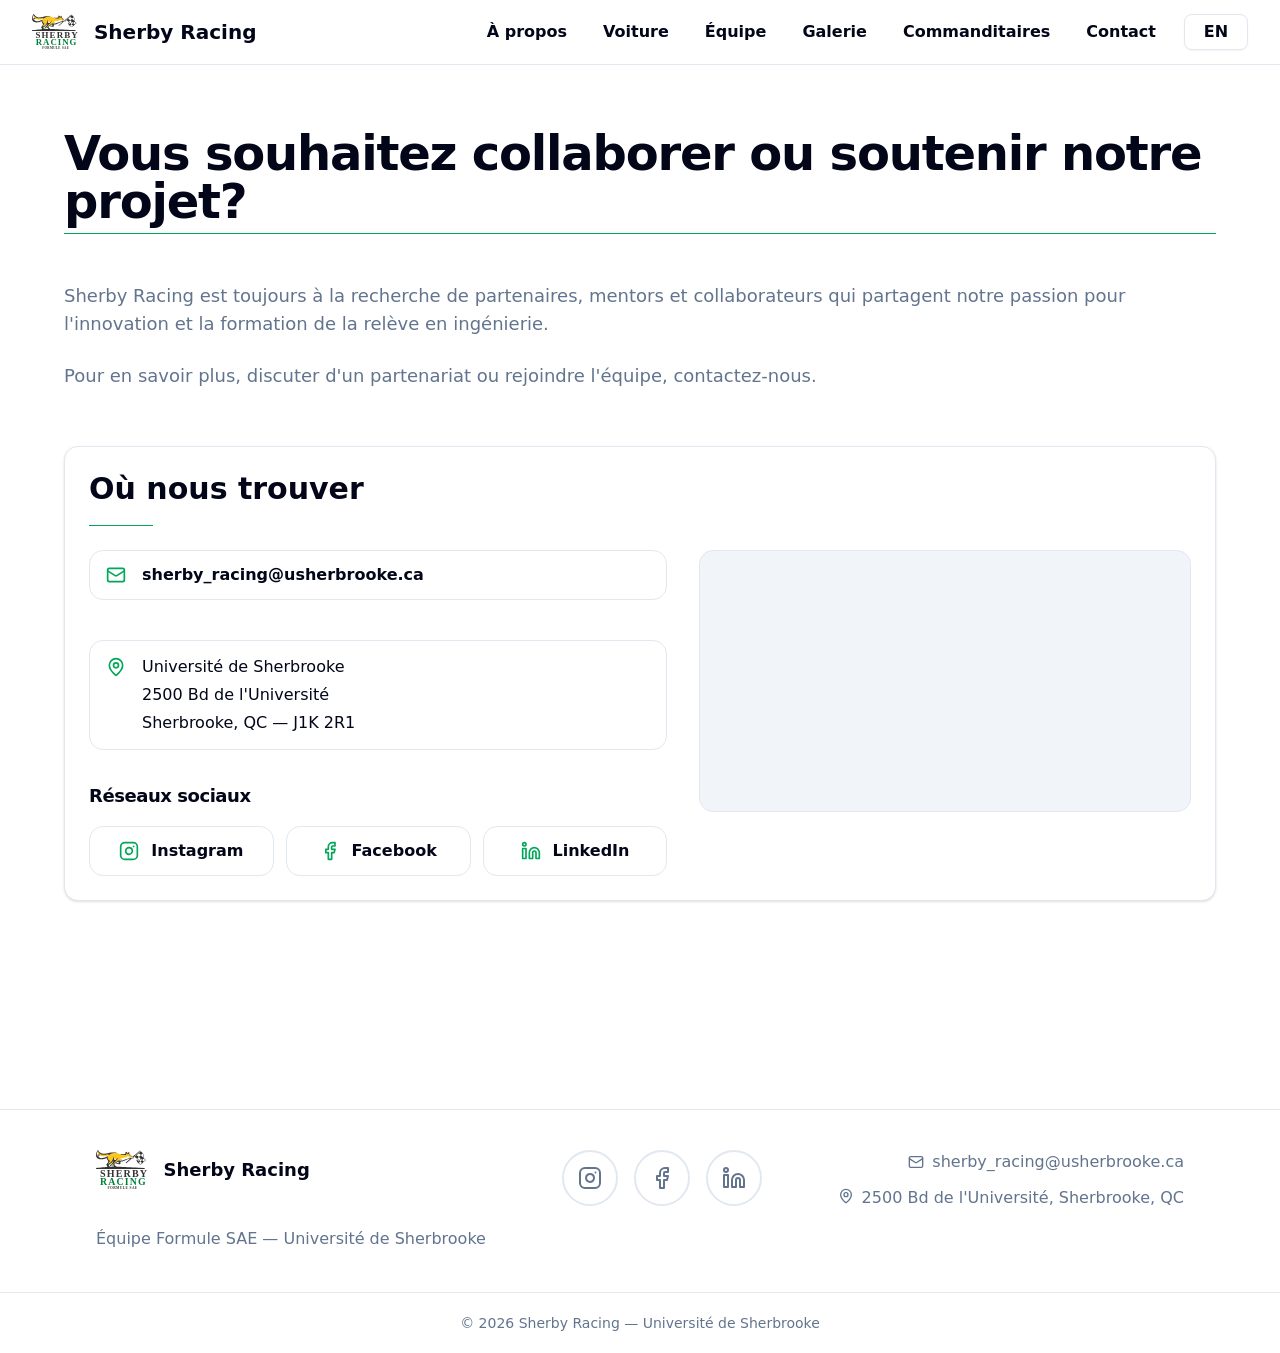
<file: contact.html>
<!doctype html>
<html lang="en">
	<head>
		<meta charset="utf-8" />
		<meta name="viewport" content="width=device-width, initial-scale=1" />
		
		<link href="./_app/immutable/assets/0.25wJQJ6_.css" rel="stylesheet">
		<link rel="modulepreload" href="./_app/immutable/entry/start.DYTAHrv2.js">
		<link rel="modulepreload" href="./_app/immutable/chunks/CD0VnQ-k.js">
		<link rel="modulepreload" href="./_app/immutable/chunks/DJ0hkV1r.js">
		<link rel="modulepreload" href="./_app/immutable/chunks/CeK6Al2e.js">
		<link rel="modulepreload" href="./_app/immutable/chunks/V8awyThG.js">
		<link rel="modulepreload" href="./_app/immutable/entry/app.HEhOzlbT.js">
		<link rel="modulepreload" href="./_app/immutable/chunks/DsnmJJEf.js">
		<link rel="modulepreload" href="./_app/immutable/chunks/g6ufSr6D.js">
		<link rel="modulepreload" href="./_app/immutable/chunks/eb0sHTD-.js">
		<link rel="modulepreload" href="./_app/immutable/chunks/4V5d0GQM.js">
		<link rel="modulepreload" href="./_app/immutable/nodes/0.CrXJgZgJ.js">
		<link rel="modulepreload" href="./_app/immutable/chunks/DJiRLnjm.js">
		<link rel="modulepreload" href="./_app/immutable/chunks/BlhctmQD.js">
		<link rel="modulepreload" href="./_app/immutable/chunks/A8WuT66j.js">
		<link rel="modulepreload" href="./_app/immutable/chunks/4fcCKbgg.js">
		<link rel="modulepreload" href="./_app/immutable/chunks/BjUvF96U.js">
		<link rel="modulepreload" href="./_app/immutable/chunks/5SXxpj9S.js">
		<link rel="modulepreload" href="./_app/immutable/chunks/BIhE11jX.js">
		<link rel="modulepreload" href="./_app/immutable/chunks/B5EbaxoF.js">
		<link rel="modulepreload" href="./_app/immutable/nodes/3.DARYxvk9.js">
		<link rel="modulepreload" href="./_app/immutable/chunks/DNOd2lUo.js"><!--[--><link rel="icon" href="/_app/immutable/assets/favicon-light.BChG1-8W.svg" media="(prefers-color-scheme: light)"/> <link rel="icon" href="/_app/immutable/assets/favicon-dark.C6lnMe19.svg" media="(prefers-color-scheme: dark)"/><!--]-->
	</head>
	<body data-sveltekit-preload-data="hover">
		<div style="display: contents"><!--[--><!--[--><!----><header class="sticky top-0 z-50 w-full border-b bg-background/95 backdrop-blur supports-[backdrop-filter]:bg-background/60"><div class="w-full flex h-16 items-center justify-between px-8"><div class="flex items-center space-x-3"><a href="/" class="flex items-center space-x-3"><img src="/logo/couleurs.svg" alt="Sherby Racing" class="h-9 w-auto"/> <span class="text-xl font-bold">Sherby Racing</span></a></div> <nav class="hidden items-center space-x-1 md:flex"><!--[--><!--[--><a data-slot="button" class="focus-visible:border-ring focus-visible:ring-ring/50 aria-invalid:ring-destructive/20 dark:aria-invalid:ring-destructive/40 aria-invalid:border-destructive inline-flex shrink-0 items-center justify-center gap-2 whitespace-nowrap rounded-md outline-none transition-all focus-visible:ring-[3px] disabled:pointer-events-none disabled:opacity-50 aria-disabled:pointer-events-none aria-disabled:opacity-50 [&amp;_svg:not([class*='size-'])]:size-4 [&amp;_svg]:pointer-events-none [&amp;_svg]:shrink-0 hover:bg-accent hover:text-accent-foreground dark:hover:bg-accent/50 h-9 py-2 has-[>svg]:px-3 text-base font-semibold px-4" href="/#about"><!---->À propos<!----></a><!--]--><!--[--><a data-slot="button" class="focus-visible:border-ring focus-visible:ring-ring/50 aria-invalid:ring-destructive/20 dark:aria-invalid:ring-destructive/40 aria-invalid:border-destructive inline-flex shrink-0 items-center justify-center gap-2 whitespace-nowrap rounded-md outline-none transition-all focus-visible:ring-[3px] disabled:pointer-events-none disabled:opacity-50 aria-disabled:pointer-events-none aria-disabled:opacity-50 [&amp;_svg:not([class*='size-'])]:size-4 [&amp;_svg]:pointer-events-none [&amp;_svg]:shrink-0 hover:bg-accent hover:text-accent-foreground dark:hover:bg-accent/50 h-9 py-2 has-[>svg]:px-3 text-base font-semibold px-4" href="/voiture"><!---->Voiture<!----></a><!--]--><!--[--><a data-slot="button" class="focus-visible:border-ring focus-visible:ring-ring/50 aria-invalid:ring-destructive/20 dark:aria-invalid:ring-destructive/40 aria-invalid:border-destructive inline-flex shrink-0 items-center justify-center gap-2 whitespace-nowrap rounded-md outline-none transition-all focus-visible:ring-[3px] disabled:pointer-events-none disabled:opacity-50 aria-disabled:pointer-events-none aria-disabled:opacity-50 [&amp;_svg:not([class*='size-'])]:size-4 [&amp;_svg]:pointer-events-none [&amp;_svg]:shrink-0 hover:bg-accent hover:text-accent-foreground dark:hover:bg-accent/50 h-9 py-2 has-[>svg]:px-3 text-base font-semibold px-4" href="/equipe"><!---->Équipe<!----></a><!--]--><!--[--><a data-slot="button" class="focus-visible:border-ring focus-visible:ring-ring/50 aria-invalid:ring-destructive/20 dark:aria-invalid:ring-destructive/40 aria-invalid:border-destructive inline-flex shrink-0 items-center justify-center gap-2 whitespace-nowrap rounded-md outline-none transition-all focus-visible:ring-[3px] disabled:pointer-events-none disabled:opacity-50 aria-disabled:pointer-events-none aria-disabled:opacity-50 [&amp;_svg:not([class*='size-'])]:size-4 [&amp;_svg]:pointer-events-none [&amp;_svg]:shrink-0 hover:bg-accent hover:text-accent-foreground dark:hover:bg-accent/50 h-9 py-2 has-[>svg]:px-3 text-base font-semibold px-4" href="/galerie"><!---->Galerie<!----></a><!--]--><!--[--><a data-slot="button" class="focus-visible:border-ring focus-visible:ring-ring/50 aria-invalid:ring-destructive/20 dark:aria-invalid:ring-destructive/40 aria-invalid:border-destructive inline-flex shrink-0 items-center justify-center gap-2 whitespace-nowrap rounded-md outline-none transition-all focus-visible:ring-[3px] disabled:pointer-events-none disabled:opacity-50 aria-disabled:pointer-events-none aria-disabled:opacity-50 [&amp;_svg:not([class*='size-'])]:size-4 [&amp;_svg]:pointer-events-none [&amp;_svg]:shrink-0 hover:bg-accent hover:text-accent-foreground dark:hover:bg-accent/50 h-9 py-2 has-[>svg]:px-3 text-base font-semibold px-4" href="/sponsors"><!---->Commanditaires<!----></a><!--]--><!--[--><a data-slot="button" class="focus-visible:border-ring focus-visible:ring-ring/50 aria-invalid:ring-destructive/20 dark:aria-invalid:ring-destructive/40 aria-invalid:border-destructive inline-flex shrink-0 items-center justify-center gap-2 whitespace-nowrap rounded-md outline-none transition-all focus-visible:ring-[3px] disabled:pointer-events-none disabled:opacity-50 aria-disabled:pointer-events-none aria-disabled:opacity-50 [&amp;_svg:not([class*='size-'])]:size-4 [&amp;_svg]:pointer-events-none [&amp;_svg]:shrink-0 bg-primary text-primary-foreground shadow-xs hover:bg-primary/90 h-9 py-2 has-[>svg]:px-3 text-base font-semibold px-4" href="/contact"><!---->Contact<!----></a><!--]--><!--]--> <!--[!--><button data-slot="button" class="focus-visible:border-ring focus-visible:ring-ring/50 aria-invalid:ring-destructive/20 dark:aria-invalid:ring-destructive/40 aria-invalid:border-destructive inline-flex shrink-0 items-center justify-center gap-2 whitespace-nowrap rounded-md outline-none transition-all focus-visible:ring-[3px] disabled:pointer-events-none disabled:opacity-50 aria-disabled:pointer-events-none aria-disabled:opacity-50 [&amp;_svg:not([class*='size-'])]:size-4 [&amp;_svg]:pointer-events-none [&amp;_svg]:shrink-0 bg-background shadow-xs hover:bg-accent hover:text-accent-foreground dark:bg-input/30 dark:border-input dark:hover:bg-input/50 border h-9 px-4 py-2 has-[>svg]:px-3 text-base font-bold w-16 ml-2" type="button"><!---->EN<!----></button><!--]--><!----></nav> <div class="md:hidden flex items-center gap-2"><!--[!--><button data-slot="button" class="focus-visible:border-ring focus-visible:ring-ring/50 aria-invalid:ring-destructive/20 dark:aria-invalid:ring-destructive/40 aria-invalid:border-destructive inline-flex shrink-0 items-center justify-center gap-2 whitespace-nowrap rounded-md outline-none transition-all focus-visible:ring-[3px] disabled:pointer-events-none disabled:opacity-50 aria-disabled:pointer-events-none aria-disabled:opacity-50 [&amp;_svg:not([class*='size-'])]:size-4 [&amp;_svg]:pointer-events-none [&amp;_svg]:shrink-0 bg-background shadow-xs hover:bg-accent hover:text-accent-foreground dark:bg-input/30 dark:border-input dark:hover:bg-input/50 border h-9 px-4 py-2 has-[>svg]:px-3 text-base font-bold w-16" type="button"><!---->EN<!----></button><!--]--><!----> <!----><!----><!----><!--#s1--><!--[!--><button data-slot="sheet-trigger" id="bits-s1" aria-haspopup="dialog" aria-expanded="false" data-dialog-trigger="" data-state="closed"><svg xmlns="http://www.w3.org/2000/svg" width="24" height="24" viewBox="0 0 24 24" fill="none" stroke="currentColor" stroke-width="2" stroke-linecap="round" stroke-linejoin="round" class="lucide-icon lucide lucide-menu"><!--[--><!----><path d="M4 12h16"><!----></path><!----><!----><path d="M4 18h16"><!----></path><!----><!----><path d="M4 6h16"><!----></path><!----><!--]--><!----><!----><!----><!----></svg><!----></button><!--]--><!----><!----> <!----><!----><!--[!--><!--]--><!----><!----><!----><!----><!----></div></div><!----></header> <main><!----><div class="w-full px-8 py-16"><section class="mb-12 md:mb-14"><div class="mx-auto max-w-6xl"><h1 class="mb-2 scroll-m-20 text-4xl font-extrabold tracking-tight lg:text-5xl">Vous souhaitez collaborer ou soutenir notre projet?</h1> <hr class="mb-12 border-primary"/> <div class="text-lg leading-8 text-muted-foreground"><p>Sherby Racing est toujours à la recherche de partenaires, mentors et collaborateurs qui partagent notre passion pour l'innovation et la formation de la relève en ingénierie.</p> <p class="mt-6">Pour en savoir plus, discuter d'un partenariat ou rejoindre l'équipe, contactez-nous.</p></div></div></section> <section class="mb-20"><div class="mx-auto max-w-6xl"><div data-slot="card" class="bg-card text-card-foreground flex flex-col gap-6 border py-6 overflow-hidden rounded-xl shadow-sm"><div data-slot="card-header" class="@container/card-header has-data-[slot=card-action]:grid-cols-[1fr_auto] [.border-b]:pb-6 grid auto-rows-min grid-rows-[auto_auto] items-start gap-1.5 px-6"><div data-slot="card-title" class="text-2xl font-extrabold md:text-3xl"><!---->Où nous trouver<!----></div><!----> <div class="mt-3 h-px w-16 bg-primary"></div><!----></div><!----> <div data-slot="card-content" class="px-6"><div class="grid min-w-0 gap-8 lg:grid-cols-[minmax(0,1fr)_minmax(0,0.85fr)] lg:items-start"><section class="flex min-w-0 flex-col gap-8"><div class="grid min-w-0 gap-4"><a href="mailto:sherby_racing@usherbrooke.ca" class="flex min-w-0 items-center gap-4 rounded-xl border px-4 py-3 font-semibold transition-colors hover:bg-muted"><svg xmlns="http://www.w3.org/2000/svg" width="24" height="24" viewBox="0 0 24 24" fill="none" stroke="currentColor" stroke-width="2" stroke-linecap="round" stroke-linejoin="round" class="lucide-icon lucide lucide-mail size-5 shrink-0 text-primary"><!--[--><!----><path d="m22 7-8.991 5.727a2 2 0 0 1-2.009 0L2 7"><!----></path><!----><!----><rect x="2" y="4" width="20" height="16" rx="2"><!----></rect><!----><!--]--><!----><!----><!----><!----></svg><!----> <span class="min-w-0 break-all">sherby_racing@usherbrooke.ca</span></a> <p class="flex min-w-0 items-start gap-4 rounded-xl border px-4 py-3"><svg xmlns="http://www.w3.org/2000/svg" width="24" height="24" viewBox="0 0 24 24" fill="none" stroke="currentColor" stroke-width="2" stroke-linecap="round" stroke-linejoin="round" class="lucide-icon lucide lucide-map-pin mt-1 size-5 shrink-0 text-primary"><!--[--><!----><path d="M20 10c0 4.993-5.539 10.193-7.399 11.799a1 1 0 0 1-1.202 0C9.539 20.193 4 14.993 4 10a8 8 0 0 1 16 0"><!----></path><!----><!----><circle cx="12" cy="10" r="3"><!----></circle><!----><!--]--><!----><!----><!----><!----></svg><!----> <span>Université de Sherbrooke<br/> 2500 Bd de l'Université<br/> Sherbrooke, QC — J1K 2R1</span></p></div> <div class="flex flex-col gap-4"><h3 class="text-lg font-semibold">Réseaux sociaux</h3> <div class="grid grid-cols-1 gap-3 sm:grid-cols-3"><!--[--><a href="https://www.instagram.com/sherbyracing_usherbrooke/" target="_blank" rel="noopener noreferrer" class="group flex items-center justify-center gap-3 rounded-xl border px-4 py-3 text-center transition-colors hover:bg-muted"><!--[--><svg xmlns="http://www.w3.org/2000/svg" width="24" height="24" viewBox="0 0 24 24" fill="none" stroke="currentColor" stroke-width="2" stroke-linecap="round" stroke-linejoin="round" class="lucide-icon lucide lucide-instagram size-5 shrink-0 text-primary transition-transform group-hover:scale-110"><!--[--><!----><rect width="20" height="20" x="2" y="2" rx="5" ry="5"><!----></rect><!----><!----><path d="M16 11.37A4 4 0 1 1 12.63 8 4 4 0 0 1 16 11.37z"><!----></path><!----><!----><line x1="17.5" x2="17.51" y1="6.5" y2="6.5"><!----></line><!----><!--]--><!----><!----><!----><!----></svg><!--]--> <span class="font-semibold">Instagram</span></a><a href="https://www.facebook.com/sherbyracingusherbrooke" target="_blank" rel="noopener noreferrer" class="group flex items-center justify-center gap-3 rounded-xl border px-4 py-3 text-center transition-colors hover:bg-muted"><!--[!--><!--[!--><!--[--><svg xmlns="http://www.w3.org/2000/svg" width="24" height="24" viewBox="0 0 24 24" fill="none" stroke="currentColor" stroke-width="2" stroke-linecap="round" stroke-linejoin="round" class="lucide-icon lucide lucide-facebook size-5 shrink-0 text-primary transition-transform group-hover:scale-110"><!--[--><!----><path d="M18 2h-3a5 5 0 0 0-5 5v3H7v4h3v8h4v-8h3l1-4h-4V7a1 1 0 0 1 1-1h3z"><!----></path><!----><!--]--><!----><!----><!----><!----></svg><!--]--><!--]--><!--]--> <span class="font-semibold">Facebook</span></a><a href="https://www.linkedin.com/company/sherby-racing/" target="_blank" rel="noopener noreferrer" class="group flex items-center justify-center gap-3 rounded-xl border px-4 py-3 text-center transition-colors hover:bg-muted"><!--[!--><!--[--><svg xmlns="http://www.w3.org/2000/svg" width="24" height="24" viewBox="0 0 24 24" fill="none" stroke="currentColor" stroke-width="2" stroke-linecap="round" stroke-linejoin="round" class="lucide-icon lucide lucide-linkedin size-5 shrink-0 text-primary transition-transform group-hover:scale-110"><!--[--><!----><path d="M16 8a6 6 0 0 1 6 6v7h-4v-7a2 2 0 0 0-2-2 2 2 0 0 0-2 2v7h-4v-7a6 6 0 0 1 6-6z"><!----></path><!----><!----><rect width="4" height="12" x="2" y="9"><!----></rect><!----><!----><circle cx="4" cy="4" r="2"><!----></circle><!----><!--]--><!----><!----><!----><!----></svg><!--]--><!--]--> <span class="font-semibold">LinkedIn</span></a><!--]--></div></div></section> <section class="overflow-hidden rounded-xl border bg-muted"><iframe title="Université de Sherbrooke" width="100%" height="260" style="border:0;" loading="lazy" allowfullscreen src="https://www.google.com/maps/embed?pb=!1m18!1m12!1m3!1d4429.858954178616!2d-71.93449761756368!3d45.37867102196246!2m3!1f0!2f0!3f0!3m2!1i1024!2i768!4f13.1!3m3!1m2!1s0x4cb7b34b54d801d9%3A0x40c883635033470a!2sUniversit%C3%A9%20de%20Sherbrooke%20-%20Campus%20principal!5e1!3m2!1sfr!2sca!4v1775441279617!5m2!1sfr!2sca"></iframe></section></div><!----></div><!----><!----></div><!----></div></section></div><!----><!----></main> <footer class="mt-8 md:mt-16 w-full border-t"><div class="mx-auto max-w-6xl px-8 py-10"><div class="flex flex-col items-center gap-8 md:flex-row md:items-start md:justify-between"><div class="flex flex-col items-center gap-3 md:items-start"><a href="/" class="flex items-center gap-3"><img src="/logo/couleurs.svg" alt="Sherby Racing" class="h-10 w-auto"/> <span class="text-lg font-bold">Sherby Racing</span></a> <p class="text-center text-base leading-relaxed text-muted-foreground md:text-left">Équipe Formule SAE — Université de Sherbrooke</p></div> <div class="flex items-center gap-4"><a href="https://www.instagram.com/sherbyracing_usherbrooke/" target="_blank" rel="noopener noreferrer" aria-label="Instagram" class="flex h-14 w-14 items-center justify-center rounded-full border-2 text-muted-foreground transition-colors hover:border-primary hover:text-primary"><svg xmlns="http://www.w3.org/2000/svg" width="24" height="24" viewBox="0 0 24 24" fill="none" stroke="currentColor" stroke-width="2" stroke-linecap="round" stroke-linejoin="round" class="lucide-icon lucide lucide-instagram h-6 w-6"><!--[--><!----><rect width="20" height="20" x="2" y="2" rx="5" ry="5"><!----></rect><!----><!----><path d="M16 11.37A4 4 0 1 1 12.63 8 4 4 0 0 1 16 11.37z"><!----></path><!----><!----><line x1="17.5" x2="17.51" y1="6.5" y2="6.5"><!----></line><!----><!--]--><!----><!----><!----><!----></svg><!----></a> <a href="https://www.facebook.com/sherbyracingusherbrooke" target="_blank" rel="noopener noreferrer" aria-label="Facebook" class="flex h-14 w-14 items-center justify-center rounded-full border-2 text-muted-foreground transition-colors hover:border-primary hover:text-primary"><svg xmlns="http://www.w3.org/2000/svg" width="24" height="24" viewBox="0 0 24 24" fill="none" stroke="currentColor" stroke-width="2" stroke-linecap="round" stroke-linejoin="round" class="lucide-icon lucide lucide-facebook h-6 w-6"><!--[--><!----><path d="M18 2h-3a5 5 0 0 0-5 5v3H7v4h3v8h4v-8h3l1-4h-4V7a1 1 0 0 1 1-1h3z"><!----></path><!----><!--]--><!----><!----><!----><!----></svg><!----></a> <a href="https://www.linkedin.com/company/sherby-racing/" target="_blank" rel="noopener noreferrer" aria-label="LinkedIn" class="flex h-14 w-14 items-center justify-center rounded-full border-2 text-muted-foreground transition-colors hover:border-primary hover:text-primary"><svg xmlns="http://www.w3.org/2000/svg" width="24" height="24" viewBox="0 0 24 24" fill="none" stroke="currentColor" stroke-width="2" stroke-linecap="round" stroke-linejoin="round" class="lucide-icon lucide lucide-linkedin h-6 w-6"><!--[--><!----><path d="M16 8a6 6 0 0 1 6 6v7h-4v-7a2 2 0 0 0-2-2 2 2 0 0 0-2 2v7h-4v-7a6 6 0 0 1 6-6z"><!----></path><!----><!----><rect width="4" height="12" x="2" y="9"><!----></rect><!----><!----><circle cx="4" cy="4" r="2"><!----></circle><!----><!--]--><!----><!----><!----><!----></svg><!----></a></div> <div class="flex flex-col items-center gap-3 md:items-end"><a href="mailto:sherby_racing@usherbrooke.ca" class="flex items-center gap-2 text-base text-muted-foreground transition-colors hover:text-foreground"><svg xmlns="http://www.w3.org/2000/svg" width="24" height="24" viewBox="0 0 24 24" fill="none" stroke="currentColor" stroke-width="2" stroke-linecap="round" stroke-linejoin="round" class="lucide-icon lucide lucide-mail h-4 w-4 shrink-0"><!--[--><!----><path d="m22 7-8.991 5.727a2 2 0 0 1-2.009 0L2 7"><!----></path><!----><!----><rect x="2" y="4" width="20" height="16" rx="2"><!----></rect><!----><!--]--><!----><!----><!----><!----></svg><!----> sherby_racing@usherbrooke.ca</a> <span class="flex items-start gap-2 text-base text-muted-foreground"><svg xmlns="http://www.w3.org/2000/svg" width="24" height="24" viewBox="0 0 24 24" fill="none" stroke="currentColor" stroke-width="2" stroke-linecap="round" stroke-linejoin="round" class="lucide-icon lucide lucide-map-pin mt-0.5 h-4 w-4 shrink-0"><!--[--><!----><path d="M20 10c0 4.993-5.539 10.193-7.399 11.799a1 1 0 0 1-1.202 0C9.539 20.193 4 14.993 4 10a8 8 0 0 1 16 0"><!----></path><!----><!----><circle cx="12" cy="10" r="3"><!----></circle><!----><!--]--><!----><!----><!----><!----></svg><!----> <span class="text-center md:text-right">2500 Bd de l'Université, Sherbrooke, QC</span></span></div></div></div> <div class="border-t"><p class="py-4 text-center text-sm text-muted-foreground">© 2026 Sherby Racing — Université de Sherbrooke</p></div></footer><!----><!----><!--]--> <!--[!--><!--]--><!--]-->
			
			<script>
				{
					__sveltekit_1ofg0d7 = {
						base: new URL(".", location).pathname.slice(0, -1)
					};

					const element = document.currentScript.parentElement;

					Promise.all([
						import("./_app/immutable/entry/start.DYTAHrv2.js"),
						import("./_app/immutable/entry/app.HEhOzlbT.js")
					]).then(([kit, app]) => {
						kit.start(app, element, {
							node_ids: [0, 3],
							data: [null,null],
							form: null,
							error: null
						});
					});
				}
			</script>
		</div>
	</body>
</html>
</file>
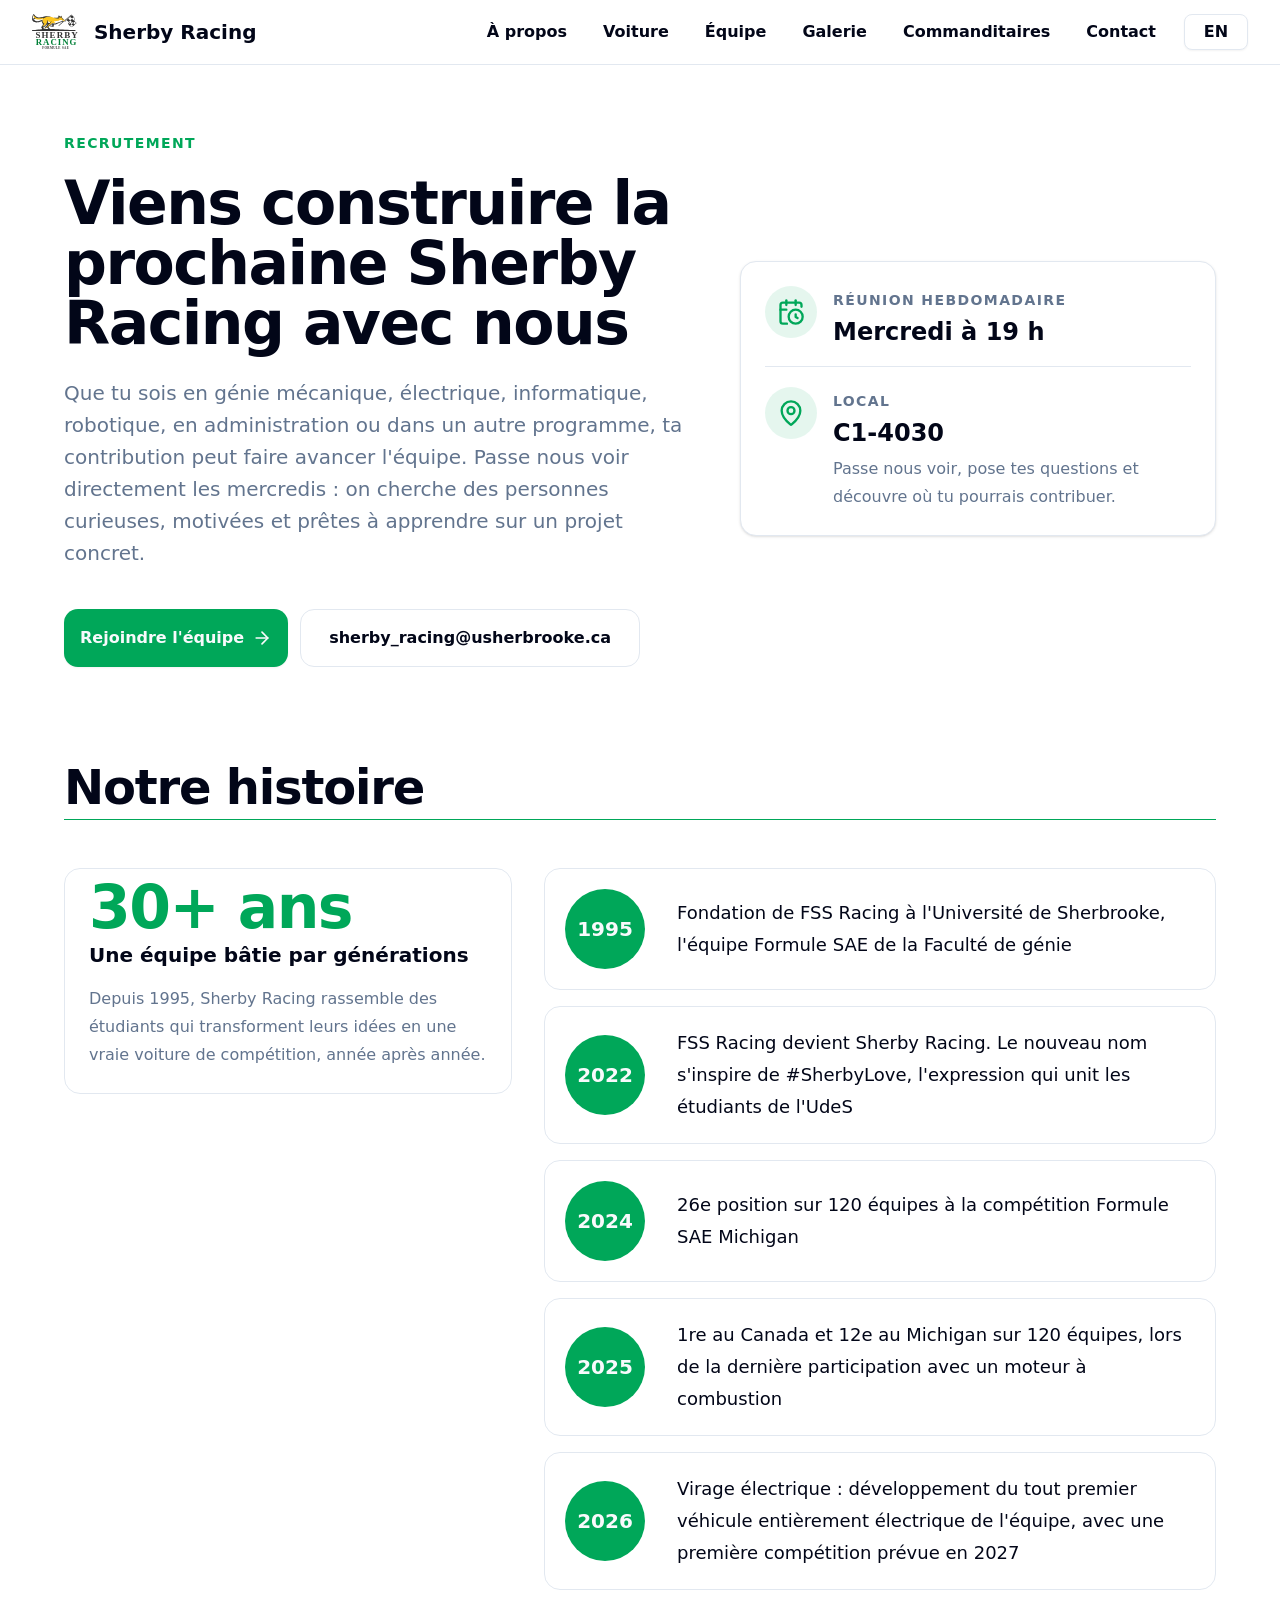
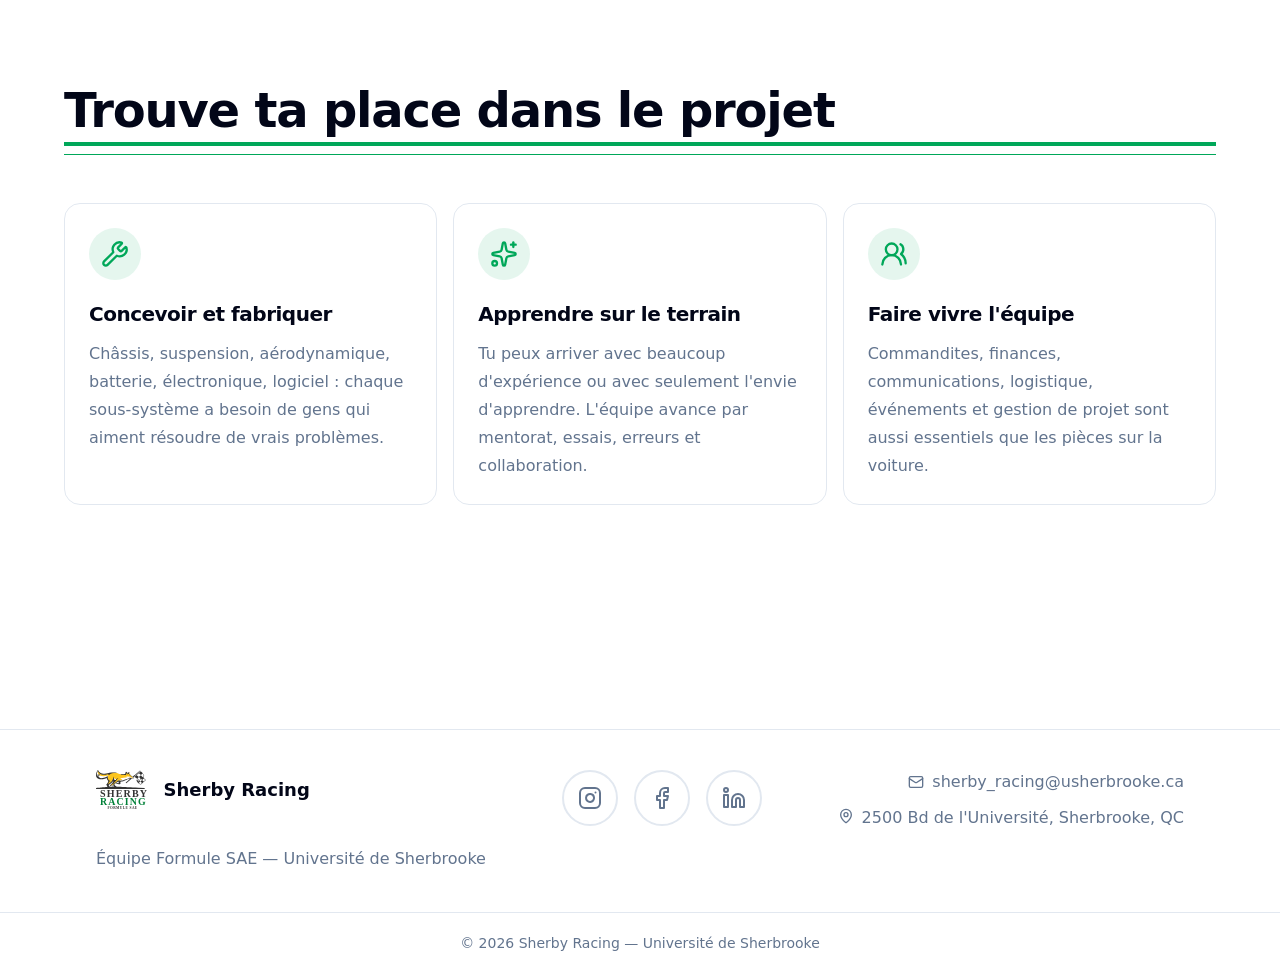
<file: equipe.html>
<!doctype html>
<html lang="en">
	<head>
		<meta charset="utf-8" />
		<meta name="viewport" content="width=device-width, initial-scale=1" />
		
		<link href="./_app/immutable/assets/0.25wJQJ6_.css" rel="stylesheet">
		<link rel="modulepreload" href="./_app/immutable/entry/start.DYTAHrv2.js">
		<link rel="modulepreload" href="./_app/immutable/chunks/CD0VnQ-k.js">
		<link rel="modulepreload" href="./_app/immutable/chunks/DJ0hkV1r.js">
		<link rel="modulepreload" href="./_app/immutable/chunks/CeK6Al2e.js">
		<link rel="modulepreload" href="./_app/immutable/chunks/V8awyThG.js">
		<link rel="modulepreload" href="./_app/immutable/entry/app.HEhOzlbT.js">
		<link rel="modulepreload" href="./_app/immutable/chunks/DsnmJJEf.js">
		<link rel="modulepreload" href="./_app/immutable/chunks/g6ufSr6D.js">
		<link rel="modulepreload" href="./_app/immutable/chunks/eb0sHTD-.js">
		<link rel="modulepreload" href="./_app/immutable/chunks/4V5d0GQM.js">
		<link rel="modulepreload" href="./_app/immutable/nodes/0.CrXJgZgJ.js">
		<link rel="modulepreload" href="./_app/immutable/chunks/DJiRLnjm.js">
		<link rel="modulepreload" href="./_app/immutable/chunks/BlhctmQD.js">
		<link rel="modulepreload" href="./_app/immutable/chunks/A8WuT66j.js">
		<link rel="modulepreload" href="./_app/immutable/chunks/4fcCKbgg.js">
		<link rel="modulepreload" href="./_app/immutable/chunks/BjUvF96U.js">
		<link rel="modulepreload" href="./_app/immutable/chunks/5SXxpj9S.js">
		<link rel="modulepreload" href="./_app/immutable/chunks/BIhE11jX.js">
		<link rel="modulepreload" href="./_app/immutable/chunks/B5EbaxoF.js">
		<link rel="modulepreload" href="./_app/immutable/nodes/4.WohQgQy3.js">
		<link rel="modulepreload" href="./_app/immutable/chunks/DNOd2lUo.js">
		<link rel="modulepreload" href="./_app/immutable/chunks/DPK7kjSs.js"><!--[--><link rel="icon" href="/_app/immutable/assets/favicon-light.BChG1-8W.svg" media="(prefers-color-scheme: light)"/> <link rel="icon" href="/_app/immutable/assets/favicon-dark.C6lnMe19.svg" media="(prefers-color-scheme: dark)"/><!--]--><!--[--><!--]--><title>Sherby Racing - L'Équipe</title>
	</head>
	<body data-sveltekit-preload-data="hover">
		<div style="display: contents"><!--[--><!--[--><!----><header class="sticky top-0 z-50 w-full border-b bg-background/95 backdrop-blur supports-[backdrop-filter]:bg-background/60"><div class="w-full flex h-16 items-center justify-between px-8"><div class="flex items-center space-x-3"><a href="/" class="flex items-center space-x-3"><img src="/logo/couleurs.svg" alt="Sherby Racing" class="h-9 w-auto"/> <span class="text-xl font-bold">Sherby Racing</span></a></div> <nav class="hidden items-center space-x-1 md:flex"><!--[--><!--[--><a data-slot="button" class="focus-visible:border-ring focus-visible:ring-ring/50 aria-invalid:ring-destructive/20 dark:aria-invalid:ring-destructive/40 aria-invalid:border-destructive inline-flex shrink-0 items-center justify-center gap-2 whitespace-nowrap rounded-md outline-none transition-all focus-visible:ring-[3px] disabled:pointer-events-none disabled:opacity-50 aria-disabled:pointer-events-none aria-disabled:opacity-50 [&amp;_svg:not([class*='size-'])]:size-4 [&amp;_svg]:pointer-events-none [&amp;_svg]:shrink-0 hover:bg-accent hover:text-accent-foreground dark:hover:bg-accent/50 h-9 py-2 has-[>svg]:px-3 text-base font-semibold px-4" href="/#about"><!---->À propos<!----></a><!--]--><!--[--><a data-slot="button" class="focus-visible:border-ring focus-visible:ring-ring/50 aria-invalid:ring-destructive/20 dark:aria-invalid:ring-destructive/40 aria-invalid:border-destructive inline-flex shrink-0 items-center justify-center gap-2 whitespace-nowrap rounded-md outline-none transition-all focus-visible:ring-[3px] disabled:pointer-events-none disabled:opacity-50 aria-disabled:pointer-events-none aria-disabled:opacity-50 [&amp;_svg:not([class*='size-'])]:size-4 [&amp;_svg]:pointer-events-none [&amp;_svg]:shrink-0 hover:bg-accent hover:text-accent-foreground dark:hover:bg-accent/50 h-9 py-2 has-[>svg]:px-3 text-base font-semibold px-4" href="/voiture"><!---->Voiture<!----></a><!--]--><!--[--><a data-slot="button" class="focus-visible:border-ring focus-visible:ring-ring/50 aria-invalid:ring-destructive/20 dark:aria-invalid:ring-destructive/40 aria-invalid:border-destructive inline-flex shrink-0 items-center justify-center gap-2 whitespace-nowrap rounded-md outline-none transition-all focus-visible:ring-[3px] disabled:pointer-events-none disabled:opacity-50 aria-disabled:pointer-events-none aria-disabled:opacity-50 [&amp;_svg:not([class*='size-'])]:size-4 [&amp;_svg]:pointer-events-none [&amp;_svg]:shrink-0 bg-primary text-primary-foreground shadow-xs hover:bg-primary/90 h-9 py-2 has-[>svg]:px-3 text-base font-semibold px-4" href="/equipe"><!---->Équipe<!----></a><!--]--><!--[--><a data-slot="button" class="focus-visible:border-ring focus-visible:ring-ring/50 aria-invalid:ring-destructive/20 dark:aria-invalid:ring-destructive/40 aria-invalid:border-destructive inline-flex shrink-0 items-center justify-center gap-2 whitespace-nowrap rounded-md outline-none transition-all focus-visible:ring-[3px] disabled:pointer-events-none disabled:opacity-50 aria-disabled:pointer-events-none aria-disabled:opacity-50 [&amp;_svg:not([class*='size-'])]:size-4 [&amp;_svg]:pointer-events-none [&amp;_svg]:shrink-0 hover:bg-accent hover:text-accent-foreground dark:hover:bg-accent/50 h-9 py-2 has-[>svg]:px-3 text-base font-semibold px-4" href="/galerie"><!---->Galerie<!----></a><!--]--><!--[--><a data-slot="button" class="focus-visible:border-ring focus-visible:ring-ring/50 aria-invalid:ring-destructive/20 dark:aria-invalid:ring-destructive/40 aria-invalid:border-destructive inline-flex shrink-0 items-center justify-center gap-2 whitespace-nowrap rounded-md outline-none transition-all focus-visible:ring-[3px] disabled:pointer-events-none disabled:opacity-50 aria-disabled:pointer-events-none aria-disabled:opacity-50 [&amp;_svg:not([class*='size-'])]:size-4 [&amp;_svg]:pointer-events-none [&amp;_svg]:shrink-0 hover:bg-accent hover:text-accent-foreground dark:hover:bg-accent/50 h-9 py-2 has-[>svg]:px-3 text-base font-semibold px-4" href="/sponsors"><!---->Commanditaires<!----></a><!--]--><!--[--><a data-slot="button" class="focus-visible:border-ring focus-visible:ring-ring/50 aria-invalid:ring-destructive/20 dark:aria-invalid:ring-destructive/40 aria-invalid:border-destructive inline-flex shrink-0 items-center justify-center gap-2 whitespace-nowrap rounded-md outline-none transition-all focus-visible:ring-[3px] disabled:pointer-events-none disabled:opacity-50 aria-disabled:pointer-events-none aria-disabled:opacity-50 [&amp;_svg:not([class*='size-'])]:size-4 [&amp;_svg]:pointer-events-none [&amp;_svg]:shrink-0 hover:bg-accent hover:text-accent-foreground dark:hover:bg-accent/50 h-9 py-2 has-[>svg]:px-3 text-base font-semibold px-4" href="/contact"><!---->Contact<!----></a><!--]--><!--]--> <!--[!--><button data-slot="button" class="focus-visible:border-ring focus-visible:ring-ring/50 aria-invalid:ring-destructive/20 dark:aria-invalid:ring-destructive/40 aria-invalid:border-destructive inline-flex shrink-0 items-center justify-center gap-2 whitespace-nowrap rounded-md outline-none transition-all focus-visible:ring-[3px] disabled:pointer-events-none disabled:opacity-50 aria-disabled:pointer-events-none aria-disabled:opacity-50 [&amp;_svg:not([class*='size-'])]:size-4 [&amp;_svg]:pointer-events-none [&amp;_svg]:shrink-0 bg-background shadow-xs hover:bg-accent hover:text-accent-foreground dark:bg-input/30 dark:border-input dark:hover:bg-input/50 border h-9 px-4 py-2 has-[>svg]:px-3 text-base font-bold w-16 ml-2" type="button"><!---->EN<!----></button><!--]--><!----></nav> <div class="md:hidden flex items-center gap-2"><!--[!--><button data-slot="button" class="focus-visible:border-ring focus-visible:ring-ring/50 aria-invalid:ring-destructive/20 dark:aria-invalid:ring-destructive/40 aria-invalid:border-destructive inline-flex shrink-0 items-center justify-center gap-2 whitespace-nowrap rounded-md outline-none transition-all focus-visible:ring-[3px] disabled:pointer-events-none disabled:opacity-50 aria-disabled:pointer-events-none aria-disabled:opacity-50 [&amp;_svg:not([class*='size-'])]:size-4 [&amp;_svg]:pointer-events-none [&amp;_svg]:shrink-0 bg-background shadow-xs hover:bg-accent hover:text-accent-foreground dark:bg-input/30 dark:border-input dark:hover:bg-input/50 border h-9 px-4 py-2 has-[>svg]:px-3 text-base font-bold w-16" type="button"><!---->EN<!----></button><!--]--><!----> <!----><!----><!----><!--#s1--><!--[!--><button data-slot="sheet-trigger" id="bits-s1" aria-haspopup="dialog" aria-expanded="false" data-dialog-trigger="" data-state="closed"><svg xmlns="http://www.w3.org/2000/svg" width="24" height="24" viewBox="0 0 24 24" fill="none" stroke="currentColor" stroke-width="2" stroke-linecap="round" stroke-linejoin="round" class="lucide-icon lucide lucide-menu"><!--[--><!----><path d="M4 12h16"><!----></path><!----><!----><path d="M4 18h16"><!----></path><!----><!----><path d="M4 6h16"><!----></path><!----><!--]--><!----><!----><!----><!----></svg><!----></button><!--]--><!----><!----> <!----><!----><!--[!--><!--]--><!----><!----><!----><!----><!----></div></div><!----></header> <main><!----><div class="w-full px-6 py-16 sm:px-8"><section class="mb-24"><div class="mx-auto grid max-w-6xl gap-8 lg:grid-cols-[1.15fr_0.85fr] lg:items-center"><div><p class="mb-4 text-sm font-bold tracking-widest text-primary uppercase">Recrutement</p> <h1 class="scroll-m-20 text-4xl font-extrabold tracking-tight lg:text-6xl">Viens construire la prochaine Sherby Racing avec nous</h1> <p class="mt-6 max-w-3xl text-lg leading-8 text-muted-foreground md:text-xl">Que tu sois en génie mécanique, électrique, informatique, robotique, en administration ou dans un autre programme, ta contribution peut faire avancer l'équipe. Passe nous voir directement les mercredis : on cherche des personnes curieuses, motivées et prêtes à apprendre sur un projet concret.</p> <div class="mt-10 flex flex-col gap-3 sm:flex-row"><!--[--><a data-slot="button" class="focus-visible:border-ring focus-visible:ring-ring/50 aria-invalid:ring-destructive/20 dark:aria-invalid:ring-destructive/40 aria-invalid:border-destructive inline-flex shrink-0 items-center justify-center gap-2 whitespace-nowrap outline-none transition-all focus-visible:ring-[3px] disabled:pointer-events-none disabled:opacity-50 aria-disabled:pointer-events-none aria-disabled:opacity-50 [&amp;_svg:not([class*='size-'])]:size-4 [&amp;_svg]:pointer-events-none [&amp;_svg]:shrink-0 bg-primary text-primary-foreground shadow-xs hover:bg-primary/90 has-[>svg]:px-4 h-auto rounded-xl px-7 py-4 text-base font-bold" href="/contact"><!---->Rejoindre l'équipe <svg xmlns="http://www.w3.org/2000/svg" width="24" height="24" viewBox="0 0 24 24" fill="none" stroke="currentColor" stroke-width="2" stroke-linecap="round" stroke-linejoin="round" class="lucide-icon lucide lucide-arrow-right size-5"><!--[--><!----><path d="M5 12h14"><!----></path><!----><!----><path d="m12 5 7 7-7 7"><!----></path><!----><!--]--><!----><!----><!----><!----></svg><!----><!----></a><!--]--><!----> <a href="mailto:sherby_racing@usherbrooke.ca" class="inline-flex items-center justify-center rounded-xl border px-7 py-4 text-base font-bold transition-colors hover:bg-muted">sherby_racing@usherbrooke.ca</a></div></div> <div class="rounded-2xl border bg-card p-6 shadow-sm"><div class="flex items-start gap-4 border-b pb-5"><div class="rounded-full bg-primary/10 p-3 text-primary"><svg xmlns="http://www.w3.org/2000/svg" width="24" height="24" viewBox="0 0 24 24" fill="none" stroke="currentColor" stroke-width="2" stroke-linecap="round" stroke-linejoin="round" class="lucide-icon lucide lucide-calendar-clock size-7"><!--[--><!----><path d="M16 14v2.2l1.6 1"><!----></path><!----><!----><path d="M16 2v4"><!----></path><!----><!----><path d="M21 7.5V6a2 2 0 0 0-2-2H5a2 2 0 0 0-2 2v14a2 2 0 0 0 2 2h3.5"><!----></path><!----><!----><path d="M3 10h5"><!----></path><!----><!----><path d="M8 2v4"><!----></path><!----><!----><circle cx="16" cy="16" r="6"><!----></circle><!----><!--]--><!----><!----><!----><!----></svg><!----></div> <div><p class="text-sm font-bold tracking-widest text-muted-foreground uppercase">Réunion hebdomadaire</p> <p class="mt-1 text-2xl font-extrabold">Mercredi à 19 h</p></div></div> <div class="mt-5 flex items-start gap-4"><div class="rounded-full bg-primary/10 p-3 text-primary"><svg xmlns="http://www.w3.org/2000/svg" width="24" height="24" viewBox="0 0 24 24" fill="none" stroke="currentColor" stroke-width="2" stroke-linecap="round" stroke-linejoin="round" class="lucide-icon lucide lucide-map-pin size-7"><!--[--><!----><path d="M20 10c0 4.993-5.539 10.193-7.399 11.799a1 1 0 0 1-1.202 0C9.539 20.193 4 14.993 4 10a8 8 0 0 1 16 0"><!----></path><!----><!----><circle cx="12" cy="10" r="3"><!----></circle><!----><!--]--><!----><!----><!----><!----></svg><!----></div> <div><p class="text-sm font-bold tracking-widest text-muted-foreground uppercase">Local</p> <p class="mt-1 text-2xl font-extrabold">C1-4030</p> <p class="mt-2 leading-7 text-muted-foreground">Passe nous voir, pose tes questions et découvre où tu pourrais contribuer.</p></div></div></div></div></section> <section class="mb-24"><div class="mx-auto max-w-6xl"><div><h1 class="mb-2 scroll-m-20 text-4xl font-extrabold tracking-tight lg:text-5xl">Notre histoire</h1> <hr class="mb-12 border-primary"/></div> <div class="grid gap-8 lg:grid-cols-[0.8fr_1.2fr] lg:items-start"><div class="rounded-2xl border bg-card p-6 lg:sticky lg:top-24"><p class="text-6xl font-extrabold tracking-tight text-primary">30+ ans</p> <p class="mt-5 text-xl font-bold">Une équipe bâtie par générations</p> <p class="mt-4 leading-7 text-muted-foreground">Depuis 1995, Sherby Racing rassemble des étudiants qui transforment leurs idées en une vraie voiture de compétition, année après année.</p></div> <div class="grid gap-4"><!--[--><div class="group grid gap-1 rounded-2xl border bg-card p-5 transition-all duration-300 hover:-translate-y-1 hover:border-primary/50 hover:shadow-lg hover:shadow-primary/10 sm:grid-cols-[6rem_1fr] sm:items-center sm:gap-4"><p class="flex size-20 shrink-0 items-center justify-center rounded-full bg-primary text-xl font-extrabold text-primary-foreground">1995</p> <p class="!mt-0 text-lg leading-8">Fondation de FSS Racing à l'Université de Sherbrooke, l'équipe Formule SAE de la Faculté de génie</p></div><div class="group grid gap-1 rounded-2xl border bg-card p-5 transition-all duration-300 hover:-translate-y-1 hover:border-primary/50 hover:shadow-lg hover:shadow-primary/10 sm:grid-cols-[6rem_1fr] sm:items-center sm:gap-4"><p class="flex size-20 shrink-0 items-center justify-center rounded-full bg-primary text-xl font-extrabold text-primary-foreground">2022</p> <p class="!mt-0 text-lg leading-8">FSS Racing devient Sherby Racing. Le nouveau nom s'inspire de #SherbyLove, l'expression qui unit les étudiants de l'UdeS</p></div><div class="group grid gap-1 rounded-2xl border bg-card p-5 transition-all duration-300 hover:-translate-y-1 hover:border-primary/50 hover:shadow-lg hover:shadow-primary/10 sm:grid-cols-[6rem_1fr] sm:items-center sm:gap-4"><p class="flex size-20 shrink-0 items-center justify-center rounded-full bg-primary text-xl font-extrabold text-primary-foreground">2024</p> <p class="!mt-0 text-lg leading-8">26e position sur 120 équipes à la compétition Formule SAE Michigan</p></div><div class="group grid gap-1 rounded-2xl border bg-card p-5 transition-all duration-300 hover:-translate-y-1 hover:border-primary/50 hover:shadow-lg hover:shadow-primary/10 sm:grid-cols-[6rem_1fr] sm:items-center sm:gap-4"><p class="flex size-20 shrink-0 items-center justify-center rounded-full bg-primary text-xl font-extrabold text-primary-foreground">2025</p> <p class="!mt-0 text-lg leading-8">1re au Canada et 12e au Michigan sur 120 équipes, lors de la dernière participation avec un moteur à combustion</p></div><div class="group grid gap-1 rounded-2xl border bg-card p-5 transition-all duration-300 hover:-translate-y-1 hover:border-primary/50 hover:shadow-lg hover:shadow-primary/10 sm:grid-cols-[6rem_1fr] sm:items-center sm:gap-4"><p class="flex size-20 shrink-0 items-center justify-center rounded-full bg-primary text-xl font-extrabold text-primary-foreground">2026</p> <p class="!mt-0 text-lg leading-8">Virage électrique : développement du tout premier véhicule entièrement électrique de l'équipe, avec une première compétition prévue en 2027</p></div><!--]--></div></div></div></section> <section class="mb-24"><div class="mx-auto max-w-6xl"><div><h2 class="mb-2 scroll-m-20 text-4xl font-extrabold tracking-tight lg:text-5xl">Trouve ta place dans le projet</h2> <hr class="mb-12 border-primary"/></div> <div class="grid gap-4 md:grid-cols-3"><!--[--><div class="rounded-2xl border bg-card p-6"><div class="mb-5 inline-flex rounded-full bg-primary/10 p-3 text-primary"><svg xmlns="http://www.w3.org/2000/svg" width="24" height="24" viewBox="0 0 24 24" fill="none" stroke="currentColor" stroke-width="2" stroke-linecap="round" stroke-linejoin="round" class="lucide-icon lucide lucide-wrench size-7"><!--[--><!----><path d="M14.7 6.3a1 1 0 0 0 0 1.4l1.6 1.6a1 1 0 0 0 1.4 0l3.106-3.105c.32-.322.863-.22.983.218a6 6 0 0 1-8.259 7.057l-7.91 7.91a1 1 0 0 1-2.999-3l7.91-7.91a6 6 0 0 1 7.057-8.259c.438.12.54.662.219.984z"><!----></path><!----><!--]--><!----><!----><!----><!----></svg><!----></div> <h3 class="text-xl font-extrabold">Concevoir et fabriquer</h3> <p class="mt-3 leading-7 text-muted-foreground">Châssis, suspension, aérodynamique, batterie, électronique, logiciel : chaque sous-système a besoin de gens qui aiment résoudre de vrais problèmes.</p></div><div class="rounded-2xl border bg-card p-6"><div class="mb-5 inline-flex rounded-full bg-primary/10 p-3 text-primary"><svg xmlns="http://www.w3.org/2000/svg" width="24" height="24" viewBox="0 0 24 24" fill="none" stroke="currentColor" stroke-width="2" stroke-linecap="round" stroke-linejoin="round" class="lucide-icon lucide lucide-sparkles size-7"><!--[--><!----><path d="M11.017 2.814a1 1 0 0 1 1.966 0l1.051 5.558a2 2 0 0 0 1.594 1.594l5.558 1.051a1 1 0 0 1 0 1.966l-5.558 1.051a2 2 0 0 0-1.594 1.594l-1.051 5.558a1 1 0 0 1-1.966 0l-1.051-5.558a2 2 0 0 0-1.594-1.594l-5.558-1.051a1 1 0 0 1 0-1.966l5.558-1.051a2 2 0 0 0 1.594-1.594z"><!----></path><!----><!----><path d="M20 2v4"><!----></path><!----><!----><path d="M22 4h-4"><!----></path><!----><!----><circle cx="4" cy="20" r="2"><!----></circle><!----><!--]--><!----><!----><!----><!----></svg><!----></div> <h3 class="text-xl font-extrabold">Apprendre sur le terrain</h3> <p class="mt-3 leading-7 text-muted-foreground">Tu peux arriver avec beaucoup d'expérience ou avec seulement l'envie d'apprendre. L'équipe avance par mentorat, essais, erreurs et collaboration.</p></div><div class="rounded-2xl border bg-card p-6"><div class="mb-5 inline-flex rounded-full bg-primary/10 p-3 text-primary"><svg xmlns="http://www.w3.org/2000/svg" width="24" height="24" viewBox="0 0 24 24" fill="none" stroke="currentColor" stroke-width="2" stroke-linecap="round" stroke-linejoin="round" class="lucide-icon lucide lucide-users-round size-7"><!--[--><!----><path d="M18 21a8 8 0 0 0-16 0"><!----></path><!----><!----><circle cx="10" cy="8" r="5"><!----></circle><!----><!----><path d="M22 20c0-3.37-2-6.5-4-8a5 5 0 0 0-.45-8.3"><!----></path><!----><!--]--><!----><!----><!----><!----></svg><!----></div> <h3 class="text-xl font-extrabold">Faire vivre l'équipe</h3> <p class="mt-3 leading-7 text-muted-foreground">Commandites, finances, communications, logistique, événements et gestion de projet sont aussi essentiels que les pièces sur la voiture.</p></div><!--]--></div></div></section> <!--[!--><!--]--></div><!----><!----></main> <footer class="mt-8 md:mt-16 w-full border-t"><div class="mx-auto max-w-6xl px-8 py-10"><div class="flex flex-col items-center gap-8 md:flex-row md:items-start md:justify-between"><div class="flex flex-col items-center gap-3 md:items-start"><a href="/" class="flex items-center gap-3"><img src="/logo/couleurs.svg" alt="Sherby Racing" class="h-10 w-auto"/> <span class="text-lg font-bold">Sherby Racing</span></a> <p class="text-center text-base leading-relaxed text-muted-foreground md:text-left">Équipe Formule SAE — Université de Sherbrooke</p></div> <div class="flex items-center gap-4"><a href="https://www.instagram.com/sherbyracing_usherbrooke/" target="_blank" rel="noopener noreferrer" aria-label="Instagram" class="flex h-14 w-14 items-center justify-center rounded-full border-2 text-muted-foreground transition-colors hover:border-primary hover:text-primary"><svg xmlns="http://www.w3.org/2000/svg" width="24" height="24" viewBox="0 0 24 24" fill="none" stroke="currentColor" stroke-width="2" stroke-linecap="round" stroke-linejoin="round" class="lucide-icon lucide lucide-instagram h-6 w-6"><!--[--><!----><rect width="20" height="20" x="2" y="2" rx="5" ry="5"><!----></rect><!----><!----><path d="M16 11.37A4 4 0 1 1 12.63 8 4 4 0 0 1 16 11.37z"><!----></path><!----><!----><line x1="17.5" x2="17.51" y1="6.5" y2="6.5"><!----></line><!----><!--]--><!----><!----><!----><!----></svg><!----></a> <a href="https://www.facebook.com/sherbyracingusherbrooke" target="_blank" rel="noopener noreferrer" aria-label="Facebook" class="flex h-14 w-14 items-center justify-center rounded-full border-2 text-muted-foreground transition-colors hover:border-primary hover:text-primary"><svg xmlns="http://www.w3.org/2000/svg" width="24" height="24" viewBox="0 0 24 24" fill="none" stroke="currentColor" stroke-width="2" stroke-linecap="round" stroke-linejoin="round" class="lucide-icon lucide lucide-facebook h-6 w-6"><!--[--><!----><path d="M18 2h-3a5 5 0 0 0-5 5v3H7v4h3v8h4v-8h3l1-4h-4V7a1 1 0 0 1 1-1h3z"><!----></path><!----><!--]--><!----><!----><!----><!----></svg><!----></a> <a href="https://www.linkedin.com/company/sherby-racing/" target="_blank" rel="noopener noreferrer" aria-label="LinkedIn" class="flex h-14 w-14 items-center justify-center rounded-full border-2 text-muted-foreground transition-colors hover:border-primary hover:text-primary"><svg xmlns="http://www.w3.org/2000/svg" width="24" height="24" viewBox="0 0 24 24" fill="none" stroke="currentColor" stroke-width="2" stroke-linecap="round" stroke-linejoin="round" class="lucide-icon lucide lucide-linkedin h-6 w-6"><!--[--><!----><path d="M16 8a6 6 0 0 1 6 6v7h-4v-7a2 2 0 0 0-2-2 2 2 0 0 0-2 2v7h-4v-7a6 6 0 0 1 6-6z"><!----></path><!----><!----><rect width="4" height="12" x="2" y="9"><!----></rect><!----><!----><circle cx="4" cy="4" r="2"><!----></circle><!----><!--]--><!----><!----><!----><!----></svg><!----></a></div> <div class="flex flex-col items-center gap-3 md:items-end"><a href="mailto:sherby_racing@usherbrooke.ca" class="flex items-center gap-2 text-base text-muted-foreground transition-colors hover:text-foreground"><svg xmlns="http://www.w3.org/2000/svg" width="24" height="24" viewBox="0 0 24 24" fill="none" stroke="currentColor" stroke-width="2" stroke-linecap="round" stroke-linejoin="round" class="lucide-icon lucide lucide-mail h-4 w-4 shrink-0"><!--[--><!----><path d="m22 7-8.991 5.727a2 2 0 0 1-2.009 0L2 7"><!----></path><!----><!----><rect x="2" y="4" width="20" height="16" rx="2"><!----></rect><!----><!--]--><!----><!----><!----><!----></svg><!----> sherby_racing@usherbrooke.ca</a> <span class="flex items-start gap-2 text-base text-muted-foreground"><svg xmlns="http://www.w3.org/2000/svg" width="24" height="24" viewBox="0 0 24 24" fill="none" stroke="currentColor" stroke-width="2" stroke-linecap="round" stroke-linejoin="round" class="lucide-icon lucide lucide-map-pin mt-0.5 h-4 w-4 shrink-0"><!--[--><!----><path d="M20 10c0 4.993-5.539 10.193-7.399 11.799a1 1 0 0 1-1.202 0C9.539 20.193 4 14.993 4 10a8 8 0 0 1 16 0"><!----></path><!----><!----><circle cx="12" cy="10" r="3"><!----></circle><!----><!--]--><!----><!----><!----><!----></svg><!----> <span class="text-center md:text-right">2500 Bd de l'Université, Sherbrooke, QC</span></span></div></div></div> <div class="border-t"><p class="py-4 text-center text-sm text-muted-foreground">© 2026 Sherby Racing — Université de Sherbrooke</p></div></footer><!----><!----><!--]--> <!--[!--><!--]--><!--]-->
			
			<script>
				{
					__sveltekit_1ofg0d7 = {
						base: new URL(".", location).pathname.slice(0, -1)
					};

					const element = document.currentScript.parentElement;

					Promise.all([
						import("./_app/immutable/entry/start.DYTAHrv2.js"),
						import("./_app/immutable/entry/app.HEhOzlbT.js")
					]).then(([kit, app]) => {
						kit.start(app, element, {
							node_ids: [0, 4],
							data: [null,null],
							form: null,
							error: null
						});
					});
				}
			</script>
		</div>
	</body>
</html>
</file>
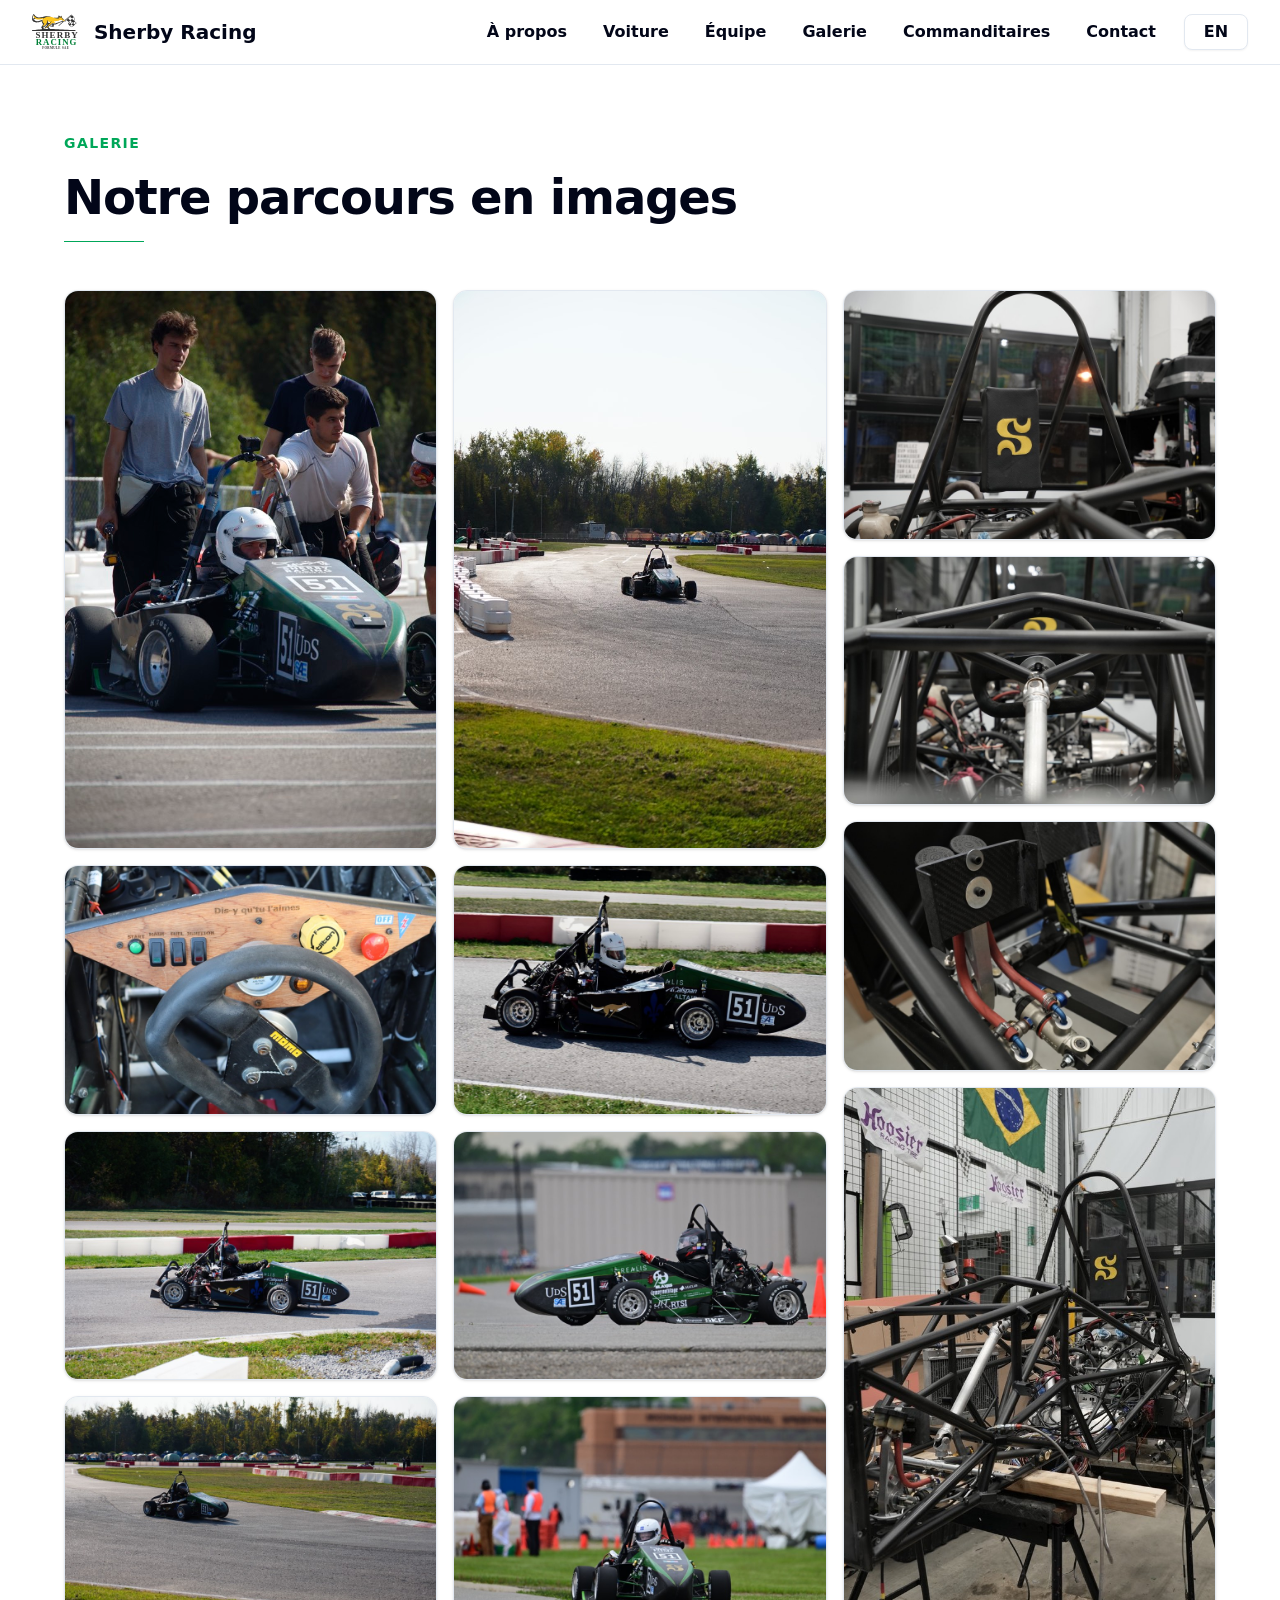
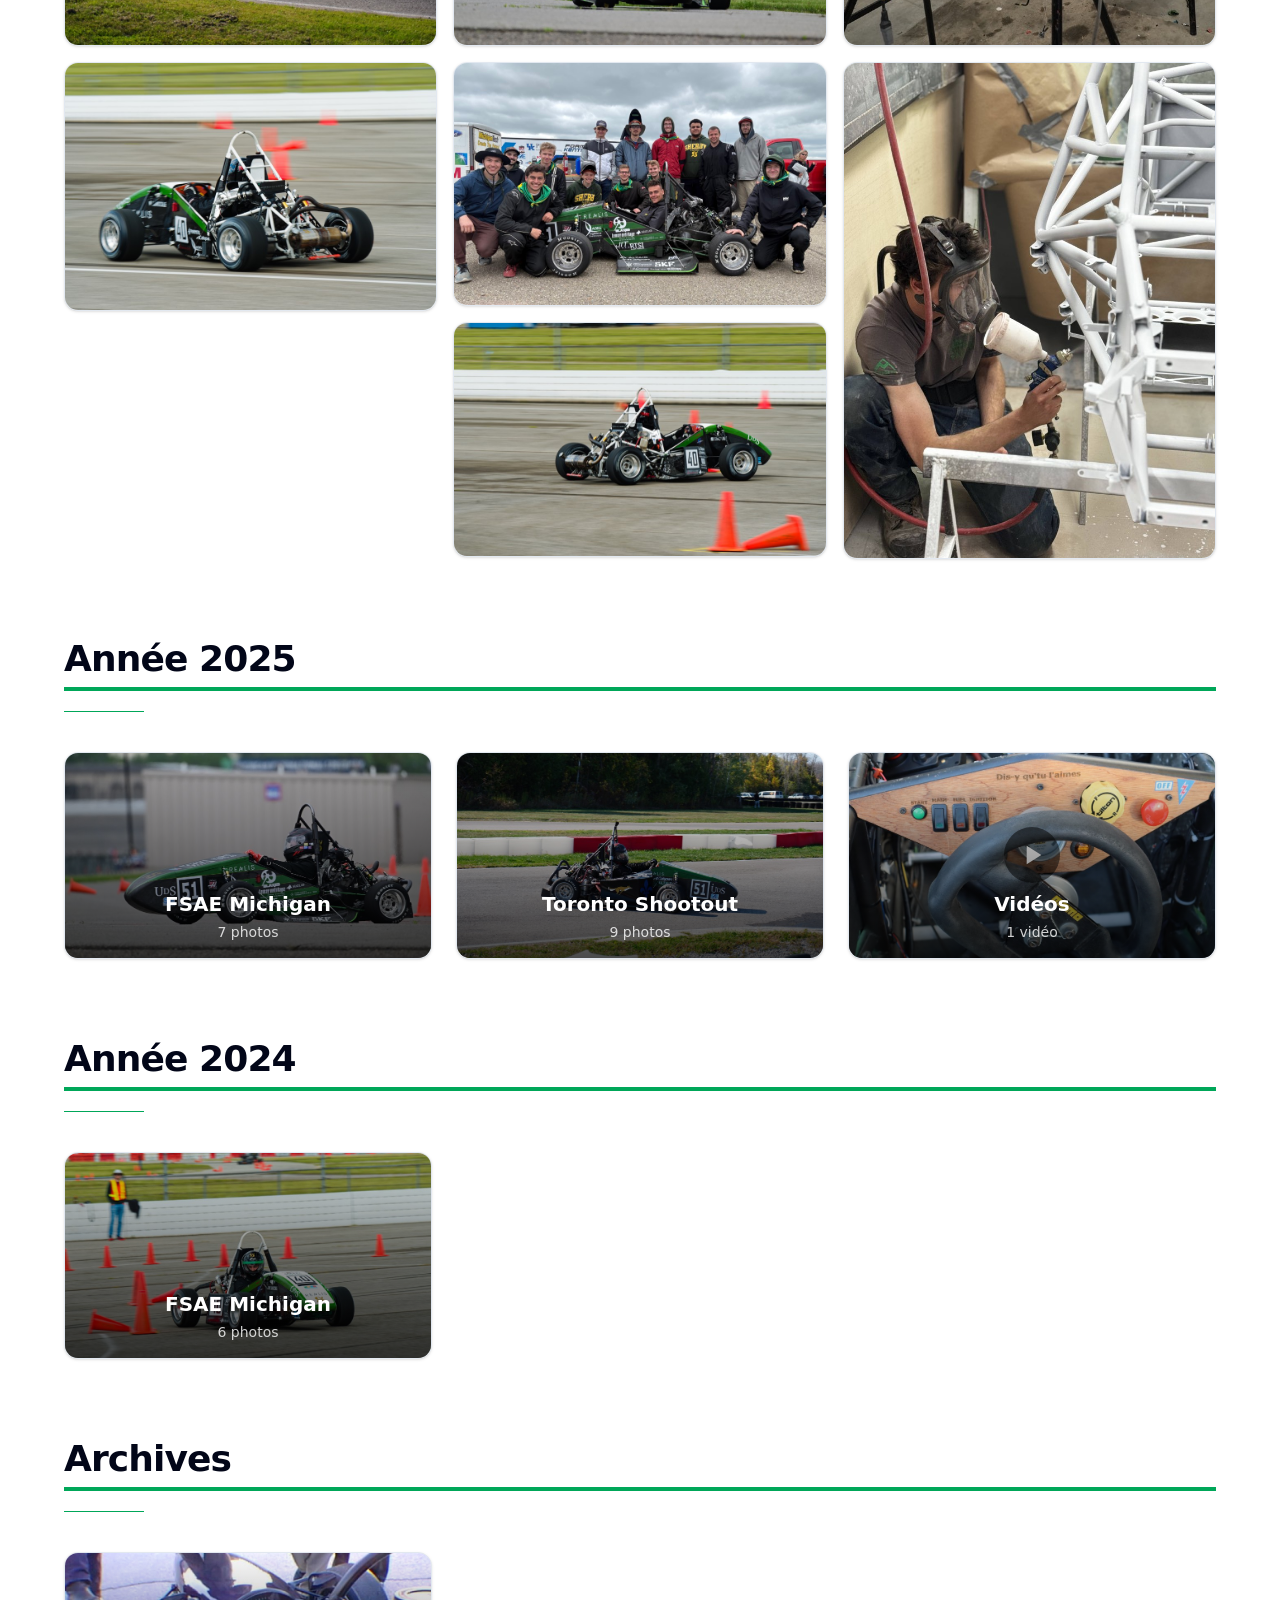
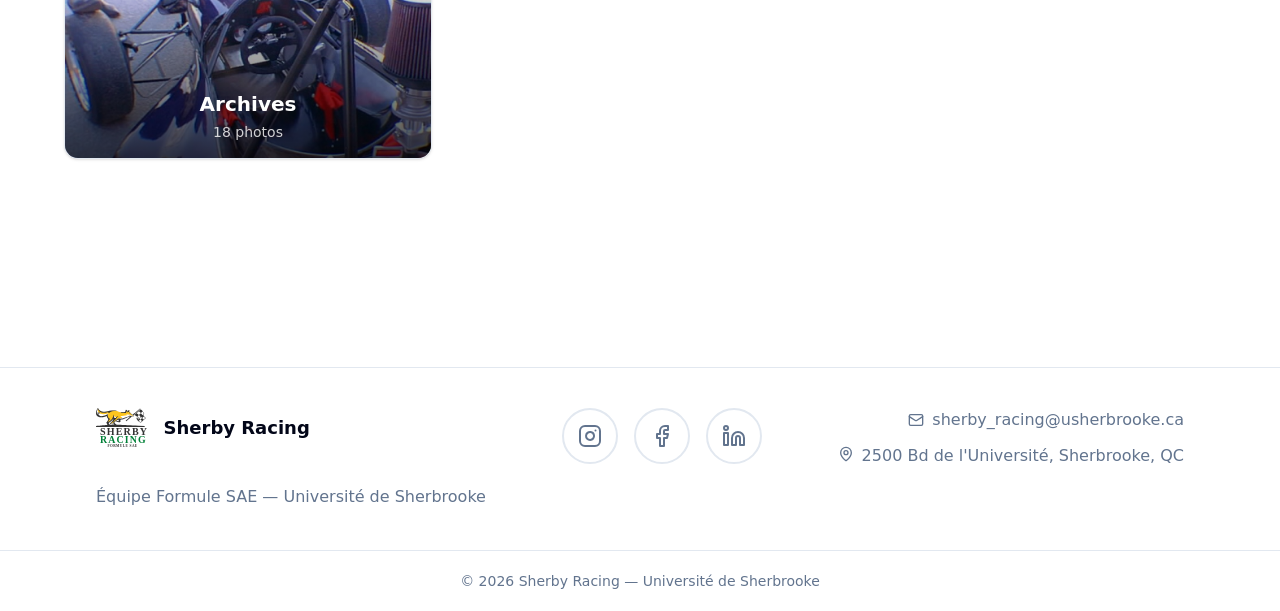
<file: galerie.html>
<!doctype html>
<html lang="en">
	<head>
		<meta charset="utf-8" />
		<meta name="viewport" content="width=device-width, initial-scale=1" />
		
		<link href="./_app/immutable/assets/0.25wJQJ6_.css" rel="stylesheet">
		<link rel="modulepreload" href="./_app/immutable/entry/start.DYTAHrv2.js">
		<link rel="modulepreload" href="./_app/immutable/chunks/CD0VnQ-k.js">
		<link rel="modulepreload" href="./_app/immutable/chunks/DJ0hkV1r.js">
		<link rel="modulepreload" href="./_app/immutable/chunks/CeK6Al2e.js">
		<link rel="modulepreload" href="./_app/immutable/chunks/V8awyThG.js">
		<link rel="modulepreload" href="./_app/immutable/entry/app.HEhOzlbT.js">
		<link rel="modulepreload" href="./_app/immutable/chunks/DsnmJJEf.js">
		<link rel="modulepreload" href="./_app/immutable/chunks/g6ufSr6D.js">
		<link rel="modulepreload" href="./_app/immutable/chunks/eb0sHTD-.js">
		<link rel="modulepreload" href="./_app/immutable/chunks/4V5d0GQM.js">
		<link rel="modulepreload" href="./_app/immutable/nodes/0.CrXJgZgJ.js">
		<link rel="modulepreload" href="./_app/immutable/chunks/DJiRLnjm.js">
		<link rel="modulepreload" href="./_app/immutable/chunks/BlhctmQD.js">
		<link rel="modulepreload" href="./_app/immutable/chunks/A8WuT66j.js">
		<link rel="modulepreload" href="./_app/immutable/chunks/4fcCKbgg.js">
		<link rel="modulepreload" href="./_app/immutable/chunks/BjUvF96U.js">
		<link rel="modulepreload" href="./_app/immutable/chunks/5SXxpj9S.js">
		<link rel="modulepreload" href="./_app/immutable/chunks/BIhE11jX.js">
		<link rel="modulepreload" href="./_app/immutable/chunks/B5EbaxoF.js">
		<link rel="modulepreload" href="./_app/immutable/nodes/5.F4tDgnGq.js">
		<link rel="modulepreload" href="./_app/immutable/chunks/DNOd2lUo.js">
		<link rel="modulepreload" href="./_app/immutable/chunks/-WNz6FGR.js"><!--[--><link rel="icon" href="/_app/immutable/assets/favicon-light.BChG1-8W.svg" media="(prefers-color-scheme: light)"/> <link rel="icon" href="/_app/immutable/assets/favicon-dark.C6lnMe19.svg" media="(prefers-color-scheme: dark)"/><!--]--><!--[--><!--]--><title>Sherby Racing - Galerie</title>
	</head>
	<body data-sveltekit-preload-data="hover">
		<div style="display: contents"><!--[--><!--[--><!----><header class="sticky top-0 z-50 w-full border-b bg-background/95 backdrop-blur supports-[backdrop-filter]:bg-background/60"><div class="w-full flex h-16 items-center justify-between px-8"><div class="flex items-center space-x-3"><a href="/" class="flex items-center space-x-3"><img src="/logo/couleurs.svg" alt="Sherby Racing" class="h-9 w-auto"/> <span class="text-xl font-bold">Sherby Racing</span></a></div> <nav class="hidden items-center space-x-1 md:flex"><!--[--><!--[--><a data-slot="button" class="focus-visible:border-ring focus-visible:ring-ring/50 aria-invalid:ring-destructive/20 dark:aria-invalid:ring-destructive/40 aria-invalid:border-destructive inline-flex shrink-0 items-center justify-center gap-2 whitespace-nowrap rounded-md outline-none transition-all focus-visible:ring-[3px] disabled:pointer-events-none disabled:opacity-50 aria-disabled:pointer-events-none aria-disabled:opacity-50 [&amp;_svg:not([class*='size-'])]:size-4 [&amp;_svg]:pointer-events-none [&amp;_svg]:shrink-0 hover:bg-accent hover:text-accent-foreground dark:hover:bg-accent/50 h-9 py-2 has-[>svg]:px-3 text-base font-semibold px-4" href="/#about"><!---->À propos<!----></a><!--]--><!--[--><a data-slot="button" class="focus-visible:border-ring focus-visible:ring-ring/50 aria-invalid:ring-destructive/20 dark:aria-invalid:ring-destructive/40 aria-invalid:border-destructive inline-flex shrink-0 items-center justify-center gap-2 whitespace-nowrap rounded-md outline-none transition-all focus-visible:ring-[3px] disabled:pointer-events-none disabled:opacity-50 aria-disabled:pointer-events-none aria-disabled:opacity-50 [&amp;_svg:not([class*='size-'])]:size-4 [&amp;_svg]:pointer-events-none [&amp;_svg]:shrink-0 hover:bg-accent hover:text-accent-foreground dark:hover:bg-accent/50 h-9 py-2 has-[>svg]:px-3 text-base font-semibold px-4" href="/voiture"><!---->Voiture<!----></a><!--]--><!--[--><a data-slot="button" class="focus-visible:border-ring focus-visible:ring-ring/50 aria-invalid:ring-destructive/20 dark:aria-invalid:ring-destructive/40 aria-invalid:border-destructive inline-flex shrink-0 items-center justify-center gap-2 whitespace-nowrap rounded-md outline-none transition-all focus-visible:ring-[3px] disabled:pointer-events-none disabled:opacity-50 aria-disabled:pointer-events-none aria-disabled:opacity-50 [&amp;_svg:not([class*='size-'])]:size-4 [&amp;_svg]:pointer-events-none [&amp;_svg]:shrink-0 hover:bg-accent hover:text-accent-foreground dark:hover:bg-accent/50 h-9 py-2 has-[>svg]:px-3 text-base font-semibold px-4" href="/equipe"><!---->Équipe<!----></a><!--]--><!--[--><a data-slot="button" class="focus-visible:border-ring focus-visible:ring-ring/50 aria-invalid:ring-destructive/20 dark:aria-invalid:ring-destructive/40 aria-invalid:border-destructive inline-flex shrink-0 items-center justify-center gap-2 whitespace-nowrap rounded-md outline-none transition-all focus-visible:ring-[3px] disabled:pointer-events-none disabled:opacity-50 aria-disabled:pointer-events-none aria-disabled:opacity-50 [&amp;_svg:not([class*='size-'])]:size-4 [&amp;_svg]:pointer-events-none [&amp;_svg]:shrink-0 bg-primary text-primary-foreground shadow-xs hover:bg-primary/90 h-9 py-2 has-[>svg]:px-3 text-base font-semibold px-4" href="/galerie"><!---->Galerie<!----></a><!--]--><!--[--><a data-slot="button" class="focus-visible:border-ring focus-visible:ring-ring/50 aria-invalid:ring-destructive/20 dark:aria-invalid:ring-destructive/40 aria-invalid:border-destructive inline-flex shrink-0 items-center justify-center gap-2 whitespace-nowrap rounded-md outline-none transition-all focus-visible:ring-[3px] disabled:pointer-events-none disabled:opacity-50 aria-disabled:pointer-events-none aria-disabled:opacity-50 [&amp;_svg:not([class*='size-'])]:size-4 [&amp;_svg]:pointer-events-none [&amp;_svg]:shrink-0 hover:bg-accent hover:text-accent-foreground dark:hover:bg-accent/50 h-9 py-2 has-[>svg]:px-3 text-base font-semibold px-4" href="/sponsors"><!---->Commanditaires<!----></a><!--]--><!--[--><a data-slot="button" class="focus-visible:border-ring focus-visible:ring-ring/50 aria-invalid:ring-destructive/20 dark:aria-invalid:ring-destructive/40 aria-invalid:border-destructive inline-flex shrink-0 items-center justify-center gap-2 whitespace-nowrap rounded-md outline-none transition-all focus-visible:ring-[3px] disabled:pointer-events-none disabled:opacity-50 aria-disabled:pointer-events-none aria-disabled:opacity-50 [&amp;_svg:not([class*='size-'])]:size-4 [&amp;_svg]:pointer-events-none [&amp;_svg]:shrink-0 hover:bg-accent hover:text-accent-foreground dark:hover:bg-accent/50 h-9 py-2 has-[>svg]:px-3 text-base font-semibold px-4" href="/contact"><!---->Contact<!----></a><!--]--><!--]--> <!--[!--><button data-slot="button" class="focus-visible:border-ring focus-visible:ring-ring/50 aria-invalid:ring-destructive/20 dark:aria-invalid:ring-destructive/40 aria-invalid:border-destructive inline-flex shrink-0 items-center justify-center gap-2 whitespace-nowrap rounded-md outline-none transition-all focus-visible:ring-[3px] disabled:pointer-events-none disabled:opacity-50 aria-disabled:pointer-events-none aria-disabled:opacity-50 [&amp;_svg:not([class*='size-'])]:size-4 [&amp;_svg]:pointer-events-none [&amp;_svg]:shrink-0 bg-background shadow-xs hover:bg-accent hover:text-accent-foreground dark:bg-input/30 dark:border-input dark:hover:bg-input/50 border h-9 px-4 py-2 has-[>svg]:px-3 text-base font-bold w-16 ml-2" type="button"><!---->EN<!----></button><!--]--><!----></nav> <div class="md:hidden flex items-center gap-2"><!--[!--><button data-slot="button" class="focus-visible:border-ring focus-visible:ring-ring/50 aria-invalid:ring-destructive/20 dark:aria-invalid:ring-destructive/40 aria-invalid:border-destructive inline-flex shrink-0 items-center justify-center gap-2 whitespace-nowrap rounded-md outline-none transition-all focus-visible:ring-[3px] disabled:pointer-events-none disabled:opacity-50 aria-disabled:pointer-events-none aria-disabled:opacity-50 [&amp;_svg:not([class*='size-'])]:size-4 [&amp;_svg]:pointer-events-none [&amp;_svg]:shrink-0 bg-background shadow-xs hover:bg-accent hover:text-accent-foreground dark:bg-input/30 dark:border-input dark:hover:bg-input/50 border h-9 px-4 py-2 has-[>svg]:px-3 text-base font-bold w-16" type="button"><!---->EN<!----></button><!--]--><!----> <!----><!----><!----><!--#s1--><!--[!--><button data-slot="sheet-trigger" id="bits-s1" aria-haspopup="dialog" aria-expanded="false" data-dialog-trigger="" data-state="closed"><svg xmlns="http://www.w3.org/2000/svg" width="24" height="24" viewBox="0 0 24 24" fill="none" stroke="currentColor" stroke-width="2" stroke-linecap="round" stroke-linejoin="round" class="lucide-icon lucide lucide-menu"><!--[--><!----><path d="M4 12h16"><!----></path><!----><!----><path d="M4 18h16"><!----></path><!----><!----><path d="M4 6h16"><!----></path><!----><!--]--><!----><!----><!----><!----></svg><!----></button><!--]--><!----><!----> <!----><!----><!--[!--><!--]--><!----><!----><!----><!----><!----></div></div><!----></header> <main><!----><div class="w-full px-6 py-12 sm:px-8 md:py-16"><div class="mx-auto max-w-6xl"><section class="mb-10 md:mb-12"><p class="mb-4 text-sm font-bold tracking-widest text-primary uppercase">Galerie</p> <h1 class="text-4xl font-extrabold tracking-tight lg:text-5xl">Notre parcours en images</h1> <div class="mt-5 h-px w-20 bg-primary"></div></section> <section class="mb-16 md:mb-20"><div class="columns-1 gap-4 md:columns-2 lg:columns-3"><!--[--><button type="button" class="group mb-4 block w-full cursor-pointer break-inside-avoid overflow-hidden rounded-xl border bg-card shadow-sm focus-visible:ring-2 focus-visible:ring-primary focus-visible:outline-none"><img src="/galerie/2025/Toronto_shootout/_photo4.JPG" alt="Photo 1" class="w-full object-cover transition-all duration-300 group-hover:scale-[1.02] group-hover:brightness-75" loading="lazy" onerror="this.__e=event"/></button><button type="button" class="group mb-4 block w-full cursor-pointer break-inside-avoid overflow-hidden rounded-xl border bg-card shadow-sm focus-visible:ring-2 focus-visible:ring-primary focus-visible:outline-none"><img src="/galerie/2025/videos/_cover.jpg" alt="Photo 2" class="w-full object-cover transition-all duration-300 group-hover:scale-[1.02] group-hover:brightness-75" loading="lazy" onerror="this.__e=event"/></button><button type="button" class="group mb-4 block w-full cursor-pointer break-inside-avoid overflow-hidden rounded-xl border bg-card shadow-sm focus-visible:ring-2 focus-visible:ring-primary focus-visible:outline-none"><img src="/galerie/2025/Toronto_shootout/_cover-photo1.JPG" alt="Photo 3" class="w-full object-cover transition-all duration-300 group-hover:scale-[1.02] group-hover:brightness-75" loading="lazy" onerror="this.__e=event"/></button><button type="button" class="group mb-4 block w-full cursor-pointer break-inside-avoid overflow-hidden rounded-xl border bg-card shadow-sm focus-visible:ring-2 focus-visible:ring-primary focus-visible:outline-none"><img src="/galerie/2025/Toronto_shootout/_photo2.JPG" alt="Photo 4" class="w-full object-cover transition-all duration-300 group-hover:scale-[1.02] group-hover:brightness-75" loading="lazy" onerror="this.__e=event"/></button><button type="button" class="group mb-4 block w-full cursor-pointer break-inside-avoid overflow-hidden rounded-xl border bg-card shadow-sm focus-visible:ring-2 focus-visible:ring-primary focus-visible:outline-none"><img src="/galerie/2024/competitions/_photo3.jpg" alt="Photo 5" class="w-full object-cover transition-all duration-300 group-hover:scale-[1.02] group-hover:brightness-75" loading="lazy" onerror="this.__e=event"/></button><button type="button" class="group mb-4 block w-full cursor-pointer break-inside-avoid overflow-hidden rounded-xl border bg-card shadow-sm focus-visible:ring-2 focus-visible:ring-primary focus-visible:outline-none"><img src="/galerie/2025/Toronto_shootout/_photo5.JPG" alt="Photo 6" class="w-full object-cover transition-all duration-300 group-hover:scale-[1.02] group-hover:brightness-75" loading="lazy" onerror="this.__e=event"/></button><button type="button" class="group mb-4 block w-full cursor-pointer break-inside-avoid overflow-hidden rounded-xl border bg-card shadow-sm focus-visible:ring-2 focus-visible:ring-primary focus-visible:outline-none"><img src="/galerie/2025/Toronto_shootout/_photo10.jpg" alt="Photo 7" class="w-full object-cover transition-all duration-300 group-hover:scale-[1.02] group-hover:brightness-75" loading="lazy" onerror="this.__e=event"/></button><button type="button" class="group mb-4 block w-full cursor-pointer break-inside-avoid overflow-hidden rounded-xl border bg-card shadow-sm focus-visible:ring-2 focus-visible:ring-primary focus-visible:outline-none"><img src="/galerie/2025/competitions/_cover-photo1.jpg" alt="Photo 8" class="w-full object-cover transition-all duration-300 group-hover:scale-[1.02] group-hover:brightness-75" loading="lazy" onerror="this.__e=event"/></button><button type="button" class="group mb-4 block w-full cursor-pointer break-inside-avoid overflow-hidden rounded-xl border bg-card shadow-sm focus-visible:ring-2 focus-visible:ring-primary focus-visible:outline-none"><img src="/galerie/2025/competitions/_photo4.jpg" alt="Photo 9" class="w-full object-cover transition-all duration-300 group-hover:scale-[1.02] group-hover:brightness-75" loading="lazy" onerror="this.__e=event"/></button><button type="button" class="group mb-4 block w-full cursor-pointer break-inside-avoid overflow-hidden rounded-xl border bg-card shadow-sm focus-visible:ring-2 focus-visible:ring-primary focus-visible:outline-none"><img src="/galerie/2025/competitions/_photo5.jpeg" alt="Photo 10" class="w-full object-cover transition-all duration-300 group-hover:scale-[1.02] group-hover:brightness-75" loading="lazy" onerror="this.__e=event"/></button><button type="button" class="group mb-4 block w-full cursor-pointer break-inside-avoid overflow-hidden rounded-xl border bg-card shadow-sm focus-visible:ring-2 focus-visible:ring-primary focus-visible:outline-none"><img src="/galerie/2024/competitions/_photo2.jpg" alt="Photo 11" class="w-full object-cover transition-all duration-300 group-hover:scale-[1.02] group-hover:brightness-75" loading="lazy" onerror="this.__e=event"/></button><button type="button" class="group mb-4 block w-full cursor-pointer break-inside-avoid overflow-hidden rounded-xl border bg-card shadow-sm focus-visible:ring-2 focus-visible:ring-primary focus-visible:outline-none"><img src="/galerie/work/_work1.jpeg" alt="Photo 12" class="w-full object-cover transition-all duration-300 group-hover:scale-[1.02] group-hover:brightness-75" loading="lazy" onerror="this.__e=event"/></button><button type="button" class="group mb-4 block w-full cursor-pointer break-inside-avoid overflow-hidden rounded-xl border bg-card shadow-sm focus-visible:ring-2 focus-visible:ring-primary focus-visible:outline-none"><img src="/galerie/work/_work2.jpeg" alt="Photo 13" class="w-full object-cover transition-all duration-300 group-hover:scale-[1.02] group-hover:brightness-75" loading="lazy" onerror="this.__e=event"/></button><button type="button" class="group mb-4 block w-full cursor-pointer break-inside-avoid overflow-hidden rounded-xl border bg-card shadow-sm focus-visible:ring-2 focus-visible:ring-primary focus-visible:outline-none"><img src="/galerie/work/_work3.jpeg" alt="Photo 14" class="w-full object-cover transition-all duration-300 group-hover:scale-[1.02] group-hover:brightness-75" loading="lazy" onerror="this.__e=event"/></button><button type="button" class="group mb-4 block w-full cursor-pointer break-inside-avoid overflow-hidden rounded-xl border bg-card shadow-sm focus-visible:ring-2 focus-visible:ring-primary focus-visible:outline-none"><img src="/galerie/work/_work4.jpeg" alt="Photo 15" class="w-full object-cover transition-all duration-300 group-hover:scale-[1.02] group-hover:brightness-75" loading="lazy" onerror="this.__e=event"/></button><button type="button" class="group mb-4 block w-full cursor-pointer break-inside-avoid overflow-hidden rounded-xl border bg-card shadow-sm focus-visible:ring-2 focus-visible:ring-primary focus-visible:outline-none"><img src="/galerie/work/_work5.jpg" alt="Photo 16" class="w-full object-cover transition-all duration-300 group-hover:scale-[1.02] group-hover:brightness-75" loading="lazy" onerror="this.__e=event"/></button><!--]--></div></section> <!--[--><section class="mb-16 md:mb-20"><div class="mb-10"><h2 class="text-4xl font-extrabold tracking-tight">Année
						2025</h2> <div class="mt-5 h-px w-20 bg-primary"></div></div> <div class="grid grid-cols-1 gap-6 sm:grid-cols-2 lg:grid-cols-3"><!--[--><div><button class="group block w-full cursor-pointer text-left"><div class="relative aspect-video overflow-hidden rounded-xl border bg-muted shadow-sm transition-all duration-300 group-hover:-translate-y-1 group-hover:shadow-lg"><img src="/galerie/2025/competitions/_cover-photo1.jpg" alt="FSAE Michigan" class="h-full w-full object-cover transition-all duration-300 group-hover:brightness-75" onerror="this.__e=event"/> <!--[!--><!--]--> <div class="absolute inset-0 flex flex-col items-center justify-end bg-gradient-to-t from-black/70 to-transparent pb-4"><span class="text-xl font-bold text-white">FSAE Michigan</span> <span class="mt-1 text-sm text-white/80">7 photos</span></div></div></button><!----></div><div><button class="group block w-full cursor-pointer text-left"><div class="relative aspect-video overflow-hidden rounded-xl border bg-muted shadow-sm transition-all duration-300 group-hover:-translate-y-1 group-hover:shadow-lg"><img src="/galerie/2025/Toronto_shootout/_cover-photo1.JPG" alt="Toronto Shootout" class="h-full w-full object-cover transition-all duration-300 group-hover:brightness-75" onerror="this.__e=event"/> <!--[!--><!--]--> <div class="absolute inset-0 flex flex-col items-center justify-end bg-gradient-to-t from-black/70 to-transparent pb-4"><span class="text-xl font-bold text-white">Toronto Shootout</span> <span class="mt-1 text-sm text-white/80">9 photos</span></div></div></button><!----></div><div><button class="group block w-full cursor-pointer text-left"><div class="relative aspect-video overflow-hidden rounded-xl border bg-muted shadow-sm transition-all duration-300 group-hover:-translate-y-1 group-hover:shadow-lg"><img src="/galerie/2025/videos/_cover.jpg" alt="Vidéos" class="h-full w-full object-cover transition-all duration-300 group-hover:brightness-75" onerror="this.__e=event"/> <!--[--><div class="absolute inset-0 flex items-center justify-center"><div class="rounded-full bg-black/50 p-3 transition-colors group-hover:bg-black/70"><svg class="h-8 w-8 text-white" fill="currentColor" viewBox="0 0 24 24"><path d="M8 5v14l11-7z"></path></svg></div></div><!--]--> <div class="absolute inset-0 flex flex-col items-center justify-end bg-gradient-to-t from-black/70 to-transparent pb-4"><span class="text-xl font-bold text-white">Vidéos</span> <span class="mt-1 text-sm text-white/80">1 vidéo</span></div></div></button><!----></div><!--]--></div></section><section class="mb-16 md:mb-20"><div class="mb-10"><h2 class="text-4xl font-extrabold tracking-tight">Année
						2024</h2> <div class="mt-5 h-px w-20 bg-primary"></div></div> <div class="grid grid-cols-1 gap-6 sm:grid-cols-2 lg:grid-cols-3"><!--[--><div><button class="group block w-full cursor-pointer text-left"><div class="relative aspect-video overflow-hidden rounded-xl border bg-muted shadow-sm transition-all duration-300 group-hover:-translate-y-1 group-hover:shadow-lg"><img src="/galerie/2024/competitions/_cover-photo1.jpg" alt="FSAE Michigan" class="h-full w-full object-cover transition-all duration-300 group-hover:brightness-75" onerror="this.__e=event"/> <!--[!--><!--]--> <div class="absolute inset-0 flex flex-col items-center justify-end bg-gradient-to-t from-black/70 to-transparent pb-4"><span class="text-xl font-bold text-white">FSAE Michigan</span> <span class="mt-1 text-sm text-white/80">6 photos</span></div></div></button><!----></div><!--]--></div></section><!--]--> <!--[--><section class="mb-16 md:mb-20"><div class="mb-10"><h2 class="text-4xl font-extrabold tracking-tight">Archives</h2> <div class="mt-5 h-px w-20 bg-primary"></div></div> <div class="grid grid-cols-1 gap-6 sm:grid-cols-2 lg:grid-cols-3"><!--[--><div><button class="group block w-full cursor-pointer text-left"><div class="relative aspect-video overflow-hidden rounded-xl border bg-muted shadow-sm transition-all duration-300 group-hover:-translate-y-1 group-hover:shadow-lg"><img src="/galerie/archives/_Apr28_29.jpg" alt="Archives" class="h-full w-full object-cover transition-all duration-300 group-hover:brightness-75" onerror="this.__e=event"/> <!--[!--><!--]--> <div class="absolute inset-0 flex flex-col items-center justify-end bg-gradient-to-t from-black/70 to-transparent pb-4"><span class="text-xl font-bold text-white">Archives</span> <span class="mt-1 text-sm text-white/80">18 photos</span></div></div></button><!----></div><!--]--></div></section><!--]--></div></div>  <!--[!--><!--]--> <!--[!--><!--]--><!----><!----></main> <footer class="mt-8 md:mt-16 w-full border-t"><div class="mx-auto max-w-6xl px-8 py-10"><div class="flex flex-col items-center gap-8 md:flex-row md:items-start md:justify-between"><div class="flex flex-col items-center gap-3 md:items-start"><a href="/" class="flex items-center gap-3"><img src="/logo/couleurs.svg" alt="Sherby Racing" class="h-10 w-auto"/> <span class="text-lg font-bold">Sherby Racing</span></a> <p class="text-center text-base leading-relaxed text-muted-foreground md:text-left">Équipe Formule SAE — Université de Sherbrooke</p></div> <div class="flex items-center gap-4"><a href="https://www.instagram.com/sherbyracing_usherbrooke/" target="_blank" rel="noopener noreferrer" aria-label="Instagram" class="flex h-14 w-14 items-center justify-center rounded-full border-2 text-muted-foreground transition-colors hover:border-primary hover:text-primary"><svg xmlns="http://www.w3.org/2000/svg" width="24" height="24" viewBox="0 0 24 24" fill="none" stroke="currentColor" stroke-width="2" stroke-linecap="round" stroke-linejoin="round" class="lucide-icon lucide lucide-instagram h-6 w-6"><!--[--><!----><rect width="20" height="20" x="2" y="2" rx="5" ry="5"><!----></rect><!----><!----><path d="M16 11.37A4 4 0 1 1 12.63 8 4 4 0 0 1 16 11.37z"><!----></path><!----><!----><line x1="17.5" x2="17.51" y1="6.5" y2="6.5"><!----></line><!----><!--]--><!----><!----><!----><!----></svg><!----></a> <a href="https://www.facebook.com/sherbyracingusherbrooke" target="_blank" rel="noopener noreferrer" aria-label="Facebook" class="flex h-14 w-14 items-center justify-center rounded-full border-2 text-muted-foreground transition-colors hover:border-primary hover:text-primary"><svg xmlns="http://www.w3.org/2000/svg" width="24" height="24" viewBox="0 0 24 24" fill="none" stroke="currentColor" stroke-width="2" stroke-linecap="round" stroke-linejoin="round" class="lucide-icon lucide lucide-facebook h-6 w-6"><!--[--><!----><path d="M18 2h-3a5 5 0 0 0-5 5v3H7v4h3v8h4v-8h3l1-4h-4V7a1 1 0 0 1 1-1h3z"><!----></path><!----><!--]--><!----><!----><!----><!----></svg><!----></a> <a href="https://www.linkedin.com/company/sherby-racing/" target="_blank" rel="noopener noreferrer" aria-label="LinkedIn" class="flex h-14 w-14 items-center justify-center rounded-full border-2 text-muted-foreground transition-colors hover:border-primary hover:text-primary"><svg xmlns="http://www.w3.org/2000/svg" width="24" height="24" viewBox="0 0 24 24" fill="none" stroke="currentColor" stroke-width="2" stroke-linecap="round" stroke-linejoin="round" class="lucide-icon lucide lucide-linkedin h-6 w-6"><!--[--><!----><path d="M16 8a6 6 0 0 1 6 6v7h-4v-7a2 2 0 0 0-2-2 2 2 0 0 0-2 2v7h-4v-7a6 6 0 0 1 6-6z"><!----></path><!----><!----><rect width="4" height="12" x="2" y="9"><!----></rect><!----><!----><circle cx="4" cy="4" r="2"><!----></circle><!----><!--]--><!----><!----><!----><!----></svg><!----></a></div> <div class="flex flex-col items-center gap-3 md:items-end"><a href="mailto:sherby_racing@usherbrooke.ca" class="flex items-center gap-2 text-base text-muted-foreground transition-colors hover:text-foreground"><svg xmlns="http://www.w3.org/2000/svg" width="24" height="24" viewBox="0 0 24 24" fill="none" stroke="currentColor" stroke-width="2" stroke-linecap="round" stroke-linejoin="round" class="lucide-icon lucide lucide-mail h-4 w-4 shrink-0"><!--[--><!----><path d="m22 7-8.991 5.727a2 2 0 0 1-2.009 0L2 7"><!----></path><!----><!----><rect x="2" y="4" width="20" height="16" rx="2"><!----></rect><!----><!--]--><!----><!----><!----><!----></svg><!----> sherby_racing@usherbrooke.ca</a> <span class="flex items-start gap-2 text-base text-muted-foreground"><svg xmlns="http://www.w3.org/2000/svg" width="24" height="24" viewBox="0 0 24 24" fill="none" stroke="currentColor" stroke-width="2" stroke-linecap="round" stroke-linejoin="round" class="lucide-icon lucide lucide-map-pin mt-0.5 h-4 w-4 shrink-0"><!--[--><!----><path d="M20 10c0 4.993-5.539 10.193-7.399 11.799a1 1 0 0 1-1.202 0C9.539 20.193 4 14.993 4 10a8 8 0 0 1 16 0"><!----></path><!----><!----><circle cx="12" cy="10" r="3"><!----></circle><!----><!--]--><!----><!----><!----><!----></svg><!----> <span class="text-center md:text-right">2500 Bd de l'Université, Sherbrooke, QC</span></span></div></div></div> <div class="border-t"><p class="py-4 text-center text-sm text-muted-foreground">© 2026 Sherby Racing — Université de Sherbrooke</p></div></footer><!----><!----><!--]--> <!--[!--><!--]--><!--]-->
			
			<script>
				{
					__sveltekit_1ofg0d7 = {
						base: new URL(".", location).pathname.slice(0, -1)
					};

					const element = document.currentScript.parentElement;

					Promise.all([
						import("./_app/immutable/entry/start.DYTAHrv2.js"),
						import("./_app/immutable/entry/app.HEhOzlbT.js")
					]).then(([kit, app]) => {
						kit.start(app, element, {
							node_ids: [0, 5],
							data: [null,null],
							form: null,
							error: null
						});
					});
				}
			</script>
		</div>
	</body>
</html>
</file>
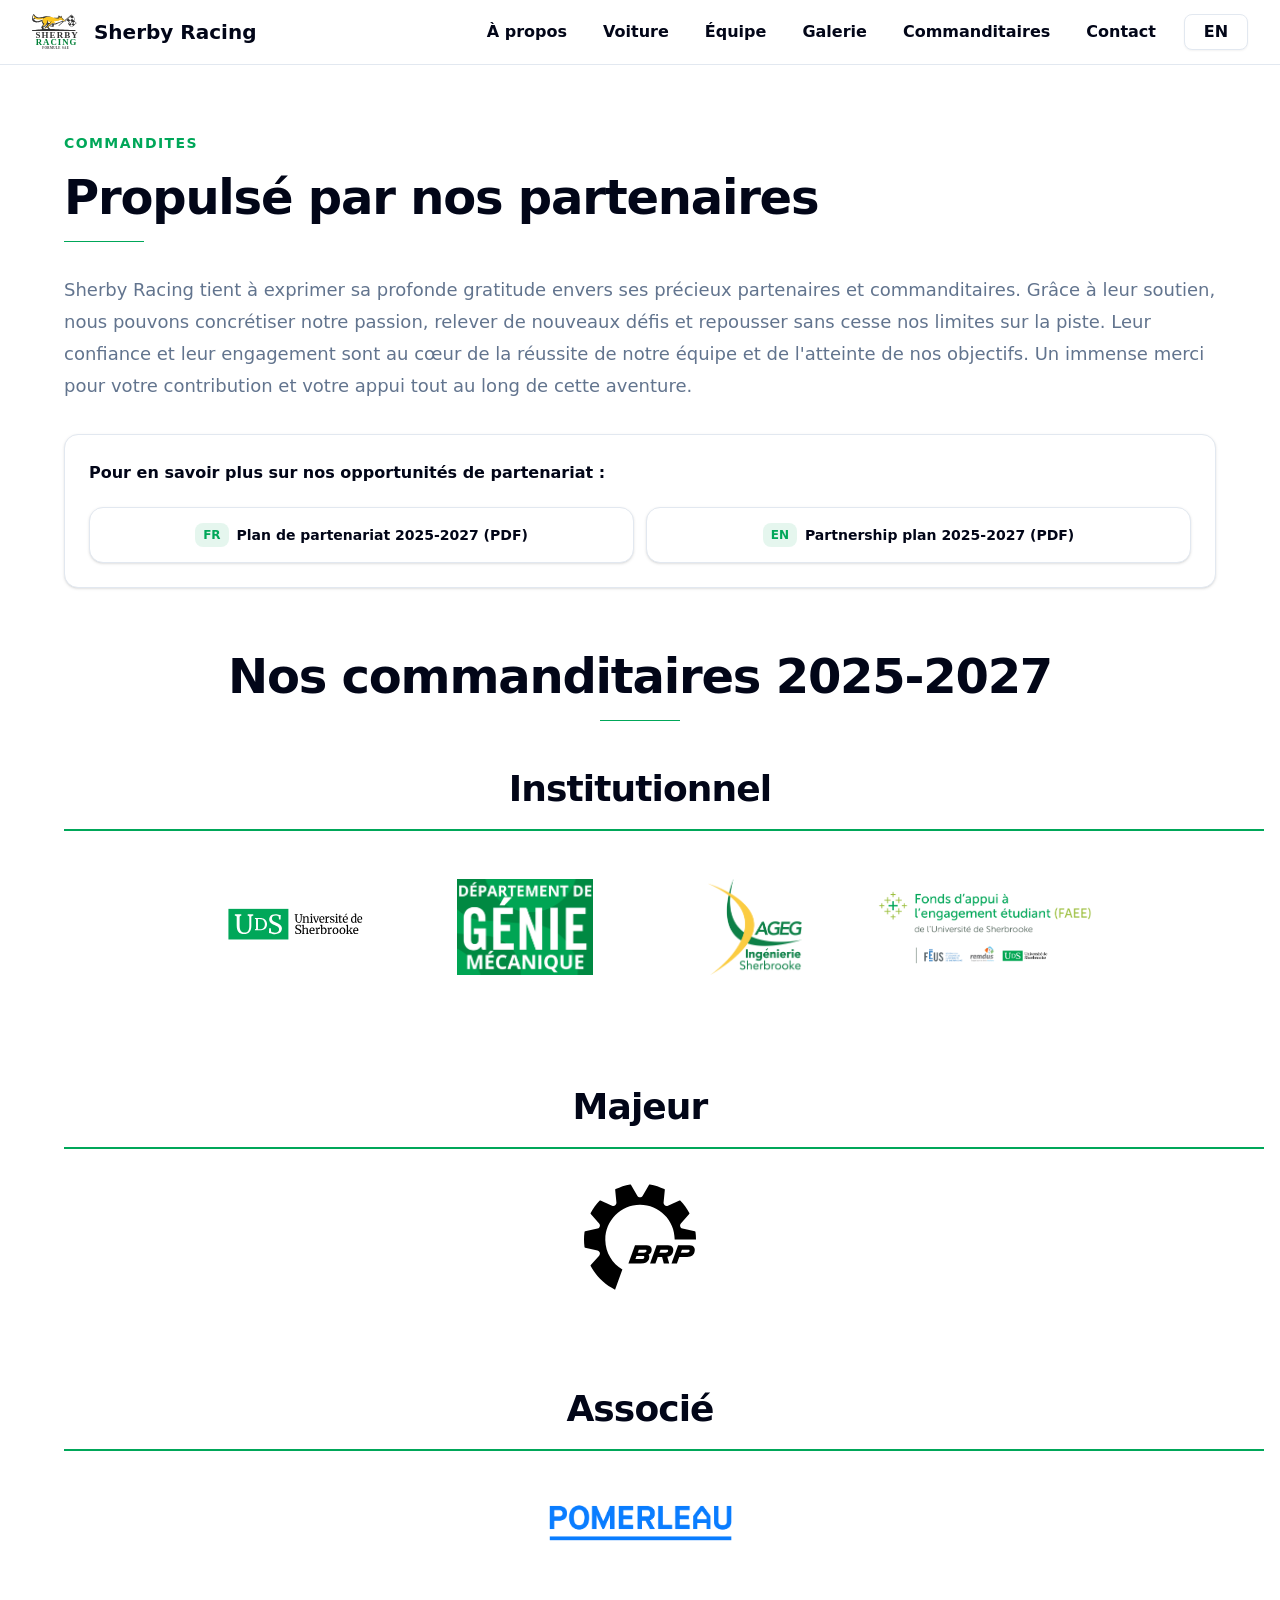
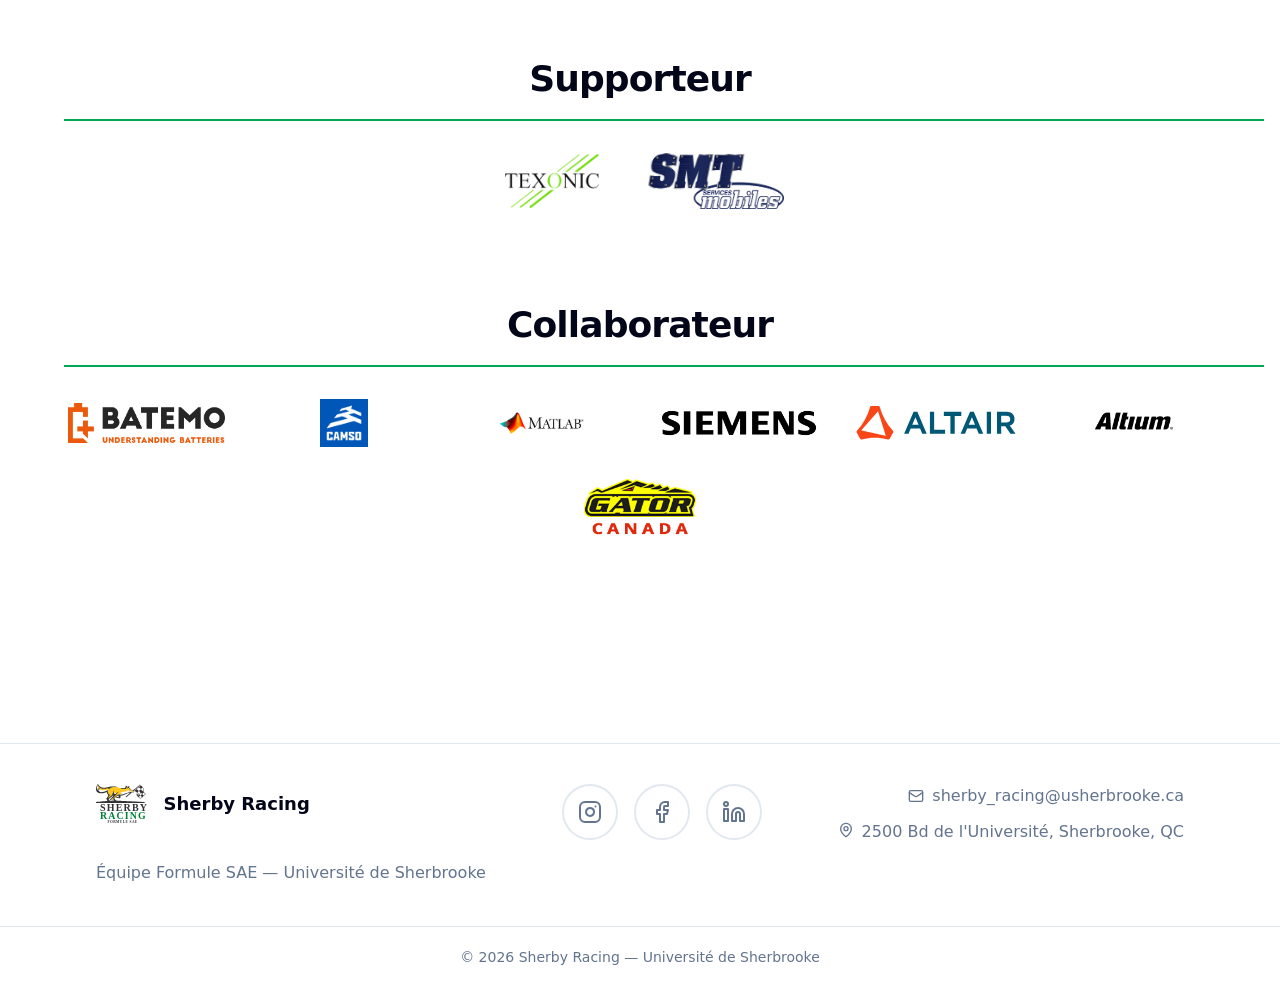
<file: sponsors.html>
<!doctype html>
<html lang="en">
	<head>
		<meta charset="utf-8" />
		<meta name="viewport" content="width=device-width, initial-scale=1" />
		
		<link href="./_app/immutable/assets/0.25wJQJ6_.css" rel="stylesheet">
		<link rel="modulepreload" href="./_app/immutable/entry/start.DYTAHrv2.js">
		<link rel="modulepreload" href="./_app/immutable/chunks/CD0VnQ-k.js">
		<link rel="modulepreload" href="./_app/immutable/chunks/DJ0hkV1r.js">
		<link rel="modulepreload" href="./_app/immutable/chunks/CeK6Al2e.js">
		<link rel="modulepreload" href="./_app/immutable/chunks/V8awyThG.js">
		<link rel="modulepreload" href="./_app/immutable/entry/app.HEhOzlbT.js">
		<link rel="modulepreload" href="./_app/immutable/chunks/DsnmJJEf.js">
		<link rel="modulepreload" href="./_app/immutable/chunks/g6ufSr6D.js">
		<link rel="modulepreload" href="./_app/immutable/chunks/eb0sHTD-.js">
		<link rel="modulepreload" href="./_app/immutable/chunks/4V5d0GQM.js">
		<link rel="modulepreload" href="./_app/immutable/nodes/0.CrXJgZgJ.js">
		<link rel="modulepreload" href="./_app/immutable/chunks/DJiRLnjm.js">
		<link rel="modulepreload" href="./_app/immutable/chunks/BlhctmQD.js">
		<link rel="modulepreload" href="./_app/immutable/chunks/A8WuT66j.js">
		<link rel="modulepreload" href="./_app/immutable/chunks/4fcCKbgg.js">
		<link rel="modulepreload" href="./_app/immutable/chunks/BjUvF96U.js">
		<link rel="modulepreload" href="./_app/immutable/chunks/5SXxpj9S.js">
		<link rel="modulepreload" href="./_app/immutable/chunks/BIhE11jX.js">
		<link rel="modulepreload" href="./_app/immutable/chunks/B5EbaxoF.js">
		<link rel="modulepreload" href="./_app/immutable/nodes/6.BpIXLzjN.js">
		<link rel="modulepreload" href="./_app/immutable/chunks/DNOd2lUo.js"><!--[--><link rel="icon" href="/_app/immutable/assets/favicon-light.BChG1-8W.svg" media="(prefers-color-scheme: light)"/> <link rel="icon" href="/_app/immutable/assets/favicon-dark.C6lnMe19.svg" media="(prefers-color-scheme: dark)"/><!--]-->
	</head>
	<body data-sveltekit-preload-data="hover">
		<div style="display: contents"><!--[--><!--[--><!----><header class="sticky top-0 z-50 w-full border-b bg-background/95 backdrop-blur supports-[backdrop-filter]:bg-background/60"><div class="w-full flex h-16 items-center justify-between px-8"><div class="flex items-center space-x-3"><a href="/" class="flex items-center space-x-3"><img src="/logo/couleurs.svg" alt="Sherby Racing" class="h-9 w-auto"/> <span class="text-xl font-bold">Sherby Racing</span></a></div> <nav class="hidden items-center space-x-1 md:flex"><!--[--><!--[--><a data-slot="button" class="focus-visible:border-ring focus-visible:ring-ring/50 aria-invalid:ring-destructive/20 dark:aria-invalid:ring-destructive/40 aria-invalid:border-destructive inline-flex shrink-0 items-center justify-center gap-2 whitespace-nowrap rounded-md outline-none transition-all focus-visible:ring-[3px] disabled:pointer-events-none disabled:opacity-50 aria-disabled:pointer-events-none aria-disabled:opacity-50 [&amp;_svg:not([class*='size-'])]:size-4 [&amp;_svg]:pointer-events-none [&amp;_svg]:shrink-0 hover:bg-accent hover:text-accent-foreground dark:hover:bg-accent/50 h-9 py-2 has-[>svg]:px-3 text-base font-semibold px-4" href="/#about"><!---->À propos<!----></a><!--]--><!--[--><a data-slot="button" class="focus-visible:border-ring focus-visible:ring-ring/50 aria-invalid:ring-destructive/20 dark:aria-invalid:ring-destructive/40 aria-invalid:border-destructive inline-flex shrink-0 items-center justify-center gap-2 whitespace-nowrap rounded-md outline-none transition-all focus-visible:ring-[3px] disabled:pointer-events-none disabled:opacity-50 aria-disabled:pointer-events-none aria-disabled:opacity-50 [&amp;_svg:not([class*='size-'])]:size-4 [&amp;_svg]:pointer-events-none [&amp;_svg]:shrink-0 hover:bg-accent hover:text-accent-foreground dark:hover:bg-accent/50 h-9 py-2 has-[>svg]:px-3 text-base font-semibold px-4" href="/voiture"><!---->Voiture<!----></a><!--]--><!--[--><a data-slot="button" class="focus-visible:border-ring focus-visible:ring-ring/50 aria-invalid:ring-destructive/20 dark:aria-invalid:ring-destructive/40 aria-invalid:border-destructive inline-flex shrink-0 items-center justify-center gap-2 whitespace-nowrap rounded-md outline-none transition-all focus-visible:ring-[3px] disabled:pointer-events-none disabled:opacity-50 aria-disabled:pointer-events-none aria-disabled:opacity-50 [&amp;_svg:not([class*='size-'])]:size-4 [&amp;_svg]:pointer-events-none [&amp;_svg]:shrink-0 hover:bg-accent hover:text-accent-foreground dark:hover:bg-accent/50 h-9 py-2 has-[>svg]:px-3 text-base font-semibold px-4" href="/equipe"><!---->Équipe<!----></a><!--]--><!--[--><a data-slot="button" class="focus-visible:border-ring focus-visible:ring-ring/50 aria-invalid:ring-destructive/20 dark:aria-invalid:ring-destructive/40 aria-invalid:border-destructive inline-flex shrink-0 items-center justify-center gap-2 whitespace-nowrap rounded-md outline-none transition-all focus-visible:ring-[3px] disabled:pointer-events-none disabled:opacity-50 aria-disabled:pointer-events-none aria-disabled:opacity-50 [&amp;_svg:not([class*='size-'])]:size-4 [&amp;_svg]:pointer-events-none [&amp;_svg]:shrink-0 hover:bg-accent hover:text-accent-foreground dark:hover:bg-accent/50 h-9 py-2 has-[>svg]:px-3 text-base font-semibold px-4" href="/galerie"><!---->Galerie<!----></a><!--]--><!--[--><a data-slot="button" class="focus-visible:border-ring focus-visible:ring-ring/50 aria-invalid:ring-destructive/20 dark:aria-invalid:ring-destructive/40 aria-invalid:border-destructive inline-flex shrink-0 items-center justify-center gap-2 whitespace-nowrap rounded-md outline-none transition-all focus-visible:ring-[3px] disabled:pointer-events-none disabled:opacity-50 aria-disabled:pointer-events-none aria-disabled:opacity-50 [&amp;_svg:not([class*='size-'])]:size-4 [&amp;_svg]:pointer-events-none [&amp;_svg]:shrink-0 bg-primary text-primary-foreground shadow-xs hover:bg-primary/90 h-9 py-2 has-[>svg]:px-3 text-base font-semibold px-4" href="/sponsors"><!---->Commanditaires<!----></a><!--]--><!--[--><a data-slot="button" class="focus-visible:border-ring focus-visible:ring-ring/50 aria-invalid:ring-destructive/20 dark:aria-invalid:ring-destructive/40 aria-invalid:border-destructive inline-flex shrink-0 items-center justify-center gap-2 whitespace-nowrap rounded-md outline-none transition-all focus-visible:ring-[3px] disabled:pointer-events-none disabled:opacity-50 aria-disabled:pointer-events-none aria-disabled:opacity-50 [&amp;_svg:not([class*='size-'])]:size-4 [&amp;_svg]:pointer-events-none [&amp;_svg]:shrink-0 hover:bg-accent hover:text-accent-foreground dark:hover:bg-accent/50 h-9 py-2 has-[>svg]:px-3 text-base font-semibold px-4" href="/contact"><!---->Contact<!----></a><!--]--><!--]--> <!--[!--><button data-slot="button" class="focus-visible:border-ring focus-visible:ring-ring/50 aria-invalid:ring-destructive/20 dark:aria-invalid:ring-destructive/40 aria-invalid:border-destructive inline-flex shrink-0 items-center justify-center gap-2 whitespace-nowrap rounded-md outline-none transition-all focus-visible:ring-[3px] disabled:pointer-events-none disabled:opacity-50 aria-disabled:pointer-events-none aria-disabled:opacity-50 [&amp;_svg:not([class*='size-'])]:size-4 [&amp;_svg]:pointer-events-none [&amp;_svg]:shrink-0 bg-background shadow-xs hover:bg-accent hover:text-accent-foreground dark:bg-input/30 dark:border-input dark:hover:bg-input/50 border h-9 px-4 py-2 has-[>svg]:px-3 text-base font-bold w-16 ml-2" type="button"><!---->EN<!----></button><!--]--><!----></nav> <div class="md:hidden flex items-center gap-2"><!--[!--><button data-slot="button" class="focus-visible:border-ring focus-visible:ring-ring/50 aria-invalid:ring-destructive/20 dark:aria-invalid:ring-destructive/40 aria-invalid:border-destructive inline-flex shrink-0 items-center justify-center gap-2 whitespace-nowrap rounded-md outline-none transition-all focus-visible:ring-[3px] disabled:pointer-events-none disabled:opacity-50 aria-disabled:pointer-events-none aria-disabled:opacity-50 [&amp;_svg:not([class*='size-'])]:size-4 [&amp;_svg]:pointer-events-none [&amp;_svg]:shrink-0 bg-background shadow-xs hover:bg-accent hover:text-accent-foreground dark:bg-input/30 dark:border-input dark:hover:bg-input/50 border h-9 px-4 py-2 has-[>svg]:px-3 text-base font-bold w-16" type="button"><!---->EN<!----></button><!--]--><!----> <!----><!----><!----><!--#s1--><!--[!--><button data-slot="sheet-trigger" id="bits-s1" aria-haspopup="dialog" aria-expanded="false" data-dialog-trigger="" data-state="closed"><svg xmlns="http://www.w3.org/2000/svg" width="24" height="24" viewBox="0 0 24 24" fill="none" stroke="currentColor" stroke-width="2" stroke-linecap="round" stroke-linejoin="round" class="lucide-icon lucide lucide-menu"><!--[--><!----><path d="M4 12h16"><!----></path><!----><!----><path d="M4 18h16"><!----></path><!----><!----><path d="M4 6h16"><!----></path><!----><!--]--><!----><!----><!----><!----></svg><!----></button><!--]--><!----><!----> <!----><!----><!--[!--><!--]--><!----><!----><!----><!----><!----></div></div><!----></header> <main><!----><div class="w-full px-6 py-12 sm:px-8 md:py-16"><div class="mx-auto max-w-6xl"><section class="mb-14 md:mb-16"><div><p class="mb-4 text-sm font-bold tracking-widest text-primary uppercase">Commandites</p> <h1 class="text-4xl font-extrabold tracking-tight lg:text-5xl">Propulsé par nos partenaires</h1> <div class="mt-5 h-px w-20 bg-primary"></div> <p class="mt-8 text-lg leading-8 text-muted-foreground">Sherby Racing tient à exprimer sa profonde gratitude envers ses précieux partenaires et commanditaires. Grâce à leur soutien, nous pouvons concrétiser notre passion, relever de nouveaux défis et repousser sans cesse nos limites sur la piste. Leur confiance et leur engagement sont au cœur de la réussite de notre équipe et de l'atteinte de nos objectifs. Un immense merci pour votre contribution et votre appui tout au long de cette aventure.</p></div> <div class="mt-8 rounded-xl border bg-card p-6 shadow-sm"><p class="font-semibold">Pour en savoir plus sur nos opportunités de partenariat :</p> <div class="mt-5 grid w-full grid-cols-1 gap-3 sm:grid-cols-2"><!--[--><a data-slot="button" class="focus-visible:border-ring focus-visible:ring-ring/50 aria-invalid:ring-destructive/20 dark:aria-invalid:ring-destructive/40 aria-invalid:border-destructive inline-flex shrink-0 items-center gap-2 whitespace-nowrap outline-none focus-visible:ring-[3px] disabled:pointer-events-none disabled:opacity-50 aria-disabled:pointer-events-none aria-disabled:opacity-50 [&amp;_svg:not([class*='size-'])]:size-4 [&amp;_svg]:pointer-events-none [&amp;_svg]:shrink-0 bg-background hover:bg-accent hover:text-accent-foreground dark:bg-input/30 dark:border-input dark:hover:bg-input/50 h-10 has-[>svg]:px-4 min-h-14 w-full justify-center rounded-xl border px-5 py-4 text-sm font-semibold text-foreground shadow-sm transition-all hover:shadow-md" href="/plans-de-commandites/Plan_partenariat_Institutionnel_2025-2027.pdf" target="_blank" rel="noopener noreferrer"><span class="rounded-md bg-primary/10 px-2 py-1 text-xs font-extrabold text-primary">FR</span> <span>Plan de partenariat 2025-2027 (PDF)</span><!----></a><!--]--><!----> <!--[--><a data-slot="button" class="focus-visible:border-ring focus-visible:ring-ring/50 aria-invalid:ring-destructive/20 dark:aria-invalid:ring-destructive/40 aria-invalid:border-destructive inline-flex shrink-0 items-center gap-2 whitespace-nowrap outline-none focus-visible:ring-[3px] disabled:pointer-events-none disabled:opacity-50 aria-disabled:pointer-events-none aria-disabled:opacity-50 [&amp;_svg:not([class*='size-'])]:size-4 [&amp;_svg]:pointer-events-none [&amp;_svg]:shrink-0 bg-background hover:bg-accent hover:text-accent-foreground dark:bg-input/30 dark:border-input dark:hover:bg-input/50 h-10 has-[>svg]:px-4 min-h-14 w-full justify-center rounded-xl border px-5 py-4 text-sm font-semibold text-foreground shadow-sm transition-all hover:shadow-md" href="/plans-de-commandites/Partnership_Plan_Institutional_2025-2027.pdf" target="_blank" rel="noopener noreferrer"><span class="rounded-md bg-primary/10 px-2 py-1 text-xs font-extrabold text-primary">EN</span> <span>Partnership plan 2025-2027 (PDF)</span><!----></a><!--]--><!----></div></div></section> <section class="mb-16 md:mb-20"><div class="mb-12 text-center"><h1 class="text-4xl font-extrabold tracking-tight lg:text-5xl">Nos commanditaires 2025-2027</h1> <div class="mx-auto mt-5 h-px w-20 bg-primary"></div></div> <div class="flex flex-col space-y-20 md:space-y-24"><!--[--><div><h2 class="mb-0 !border-b-0 !pb-0 text-center text-[2rem] font-extrabold tracking-tight md:text-4xl">Institutionnel</h2> <div class="mx-auto mt-5 mb-8 h-0.5 w-48 bg-primary md:w-300"></div> <div class="mx-auto grid max-w-4xl grid-cols-2 items-center justify-items-center gap-4 sm:gap-5 lg:grid-cols-4 lg:gap-6"><!--[--><!--[--><a href="https://www.usherbrooke.ca/" target="_blank" rel="noopener noreferrer" class="group flex items-center justify-center  "><!--[--><img src="sponsors/Universite_de_sherbrooke.svg" alt="Université de Sherbrooke" class="h-24 w-auto max-w-[230px] h-32 max-w-[320px] object-contain transition-transform duration-300 group-hover:scale-105" loading="lazy"/><!--]--></a><!--]--><!--[--><a href="https://www.usherbrooke.ca/genie/" target="_blank" rel="noopener noreferrer" class="group flex items-center justify-center  "><!--[--><img src="sponsors/Genie_mecanique.png" alt="Faculté de génie" class="h-24 w-auto max-w-[230px] object-contain transition-transform duration-300 group-hover:scale-105" loading="lazy"/><!--]--></a><!--]--><!--[--><a href="https://ageg.ca/" target="_blank" rel="noopener noreferrer" class="group flex items-center justify-center  "><!--[--><img src="sponsors/AGEG.png" alt="AGEG" class="h-24 w-auto max-w-[230px] object-contain transition-transform duration-300 group-hover:scale-105" loading="lazy"/><!--]--></a><!--]--><!--[!--><div class="group flex items-center justify-center  "><!--[--><img src="sponsors/Fond_FAEE.png" alt="Fonds FAEE" class="h-24 w-auto max-w-[230px] object-contain transition-transform duration-300 group-hover:scale-105" loading="lazy"/><!--]--></div><!--]--><!--]--></div></div><div><h2 class="mb-0 !border-b-0 !pb-0 text-center text-[2rem] font-extrabold tracking-tight md:text-4xl">Majeur</h2> <div class="mx-auto mt-5 mb-8 h-0.5 w-48 bg-primary md:w-300"></div> <div class="flex flex-wrap items-center justify-center gap-12"><!--[--><!--[--><a href="https://www.brp.com/" target="_blank" rel="noopener noreferrer" class="group flex items-center justify-center  "><!--[--><img src="sponsors/BRP.svg" alt="BRP" class="h-28 w-auto max-w-[320px] object-contain transition-transform duration-300 group-hover:scale-105" loading="lazy"/><!--]--></a><!--]--><!--]--></div></div><div><h2 class="mb-0 !border-b-0 !pb-0 text-center text-[2rem] font-extrabold tracking-tight md:text-4xl">Associé</h2> <div class="mx-auto mt-5 mb-8 h-0.5 w-48 bg-primary md:w-300"></div> <div class="flex flex-wrap items-center justify-center gap-10 sm:gap-12"><!--[--><!--[--><a href="https://pomerleau.ca/" target="_blank" rel="noopener noreferrer" class="group flex items-center justify-center  "><!--[--><img src="sponsors/Pomerleau.png" alt="Pomerleau" class="h-20 w-auto max-w-[240px] object-contain transition-transform duration-300 group-hover:scale-105" loading="lazy"/><!--]--></a><!--]--><!--]--></div></div><div><h2 class="mb-0 !border-b-0 !pb-0 text-center text-[2rem] font-extrabold tracking-tight md:text-4xl">Supporteur</h2> <div class="mx-auto mt-5 mb-8 h-0.5 w-48 bg-primary md:w-300"></div> <div class="flex flex-wrap items-center justify-center gap-10"><!--[--><!--[--><a href="https://texonic.net/" target="_blank" rel="noopener noreferrer" class="group flex items-center justify-center w-[calc((100%-2.5rem)/2)] sm:w-auto "><!--[--><img src="sponsors/Texonic.png" alt="Texonic" class="h-14 w-auto max-w-[200px] object-contain transition-transform duration-300 group-hover:scale-105" loading="lazy"/><!--]--></a><!--]--><!--[--><a href="https://smtt.ca/" target="_blank" rel="noopener noreferrer" class="group flex items-center justify-center w-[calc((100%-2.5rem)/2)] sm:w-auto "><!--[--><img src="sponsors/smt.webp" alt="SMT" class="h-14 w-auto max-w-[200px] object-contain transition-transform duration-300 group-hover:scale-105" loading="lazy"/><!--]--></a><!--]--><!--]--></div></div><div><h2 class="mb-0 !border-b-0 !pb-0 text-center text-[2rem] font-extrabold tracking-tight md:text-4xl">Collaborateur</h2> <div class="mx-auto mt-5 mb-8 h-0.5 w-48 bg-primary md:w-300"></div> <div class="grid grid-cols-2 items-center justify-items-center gap-8 lg:grid-cols-6"><!--[--><!--[--><a href="https://www.batemo.com/" target="_blank" rel="noopener noreferrer" class="group flex items-center justify-center w-full "><!--[--><img src="sponsors/Batemo.png" alt="Batemo" class="h-10 w-auto max-w-[160px] object-contain transition-transform duration-300 group-hover:scale-105" loading="lazy"/><!--]--></a><!--]--><!--[--><a href="https://camso.co/fr/" target="_blank" rel="noopener noreferrer" class="group flex items-center justify-center w-full "><!--[--><img src="sponsors/camso.png" alt="Camso" class="h-10 w-auto max-w-[160px] h-12 max-w-[190px] object-contain transition-transform duration-300 group-hover:scale-105" loading="lazy"/><!--]--></a><!--]--><!--[--><a href="https://www.mathworks.com/products/matlab.html" target="_blank" rel="noopener noreferrer" class="group flex items-center justify-center w-full "><!--[--><img src="sponsors/MATLAB.png" alt="MATLAB" class="h-10 w-auto max-w-[160px] h-12 max-w-[190px] object-contain transition-transform duration-300 group-hover:scale-105" loading="lazy"/><!--]--></a><!--]--><!--[--><a href="https://plm.sw.siemens.com/en-US/simcenter/fluids-thermal-simulation/star-ccm/" target="_blank" rel="noopener noreferrer" class="group flex items-center justify-center w-full "><!--[--><img src="sponsors/Siemens.png" alt="Siemens" class="h-10 w-auto max-w-[160px] object-contain transition-transform duration-300 group-hover:scale-105" loading="lazy"/><!--]--></a><!--]--><!--[--><a href="https://altair.com/" target="_blank" rel="noopener noreferrer" class="group flex items-center justify-center w-full "><!--[--><img src="sponsors/Altair.svg" alt="Altair" class="h-10 w-auto max-w-[160px] object-contain transition-transform duration-300 group-hover:scale-105" loading="lazy"/><!--]--></a><!--]--><!--[--><a href="https://www.altium.com/" target="_blank" rel="noopener noreferrer" class="group flex items-center justify-center w-full "><!--[--><img src="sponsors/altium.png" alt="Altium" class="h-10 w-auto max-w-[160px] h-12 max-w-[190px] object-contain transition-transform duration-300 group-hover:scale-105" loading="lazy"/><!--]--></a><!--]--><!--[--><a href="https://www.remorquegator.com/" target="_blank" rel="noopener noreferrer" class="group flex items-center justify-center w-full lg:col-start-3 lg:col-span-2"><!--[--><img src="sponsors/Remorque_Gator.png" alt="Gator" class="h-10 w-auto max-w-[160px] h-14 max-w-[220px] object-contain transition-transform duration-300 group-hover:scale-105" loading="lazy"/><!--]--></a><!--]--><!--]--></div></div><!--]--></div></section></div></div><!----><!----></main> <footer class="mt-8 md:mt-16 w-full border-t"><div class="mx-auto max-w-6xl px-8 py-10"><div class="flex flex-col items-center gap-8 md:flex-row md:items-start md:justify-between"><div class="flex flex-col items-center gap-3 md:items-start"><a href="/" class="flex items-center gap-3"><img src="/logo/couleurs.svg" alt="Sherby Racing" class="h-10 w-auto"/> <span class="text-lg font-bold">Sherby Racing</span></a> <p class="text-center text-base leading-relaxed text-muted-foreground md:text-left">Équipe Formule SAE — Université de Sherbrooke</p></div> <div class="flex items-center gap-4"><a href="https://www.instagram.com/sherbyracing_usherbrooke/" target="_blank" rel="noopener noreferrer" aria-label="Instagram" class="flex h-14 w-14 items-center justify-center rounded-full border-2 text-muted-foreground transition-colors hover:border-primary hover:text-primary"><svg xmlns="http://www.w3.org/2000/svg" width="24" height="24" viewBox="0 0 24 24" fill="none" stroke="currentColor" stroke-width="2" stroke-linecap="round" stroke-linejoin="round" class="lucide-icon lucide lucide-instagram h-6 w-6"><!--[--><!----><rect width="20" height="20" x="2" y="2" rx="5" ry="5"><!----></rect><!----><!----><path d="M16 11.37A4 4 0 1 1 12.63 8 4 4 0 0 1 16 11.37z"><!----></path><!----><!----><line x1="17.5" x2="17.51" y1="6.5" y2="6.5"><!----></line><!----><!--]--><!----><!----><!----><!----></svg><!----></a> <a href="https://www.facebook.com/sherbyracingusherbrooke" target="_blank" rel="noopener noreferrer" aria-label="Facebook" class="flex h-14 w-14 items-center justify-center rounded-full border-2 text-muted-foreground transition-colors hover:border-primary hover:text-primary"><svg xmlns="http://www.w3.org/2000/svg" width="24" height="24" viewBox="0 0 24 24" fill="none" stroke="currentColor" stroke-width="2" stroke-linecap="round" stroke-linejoin="round" class="lucide-icon lucide lucide-facebook h-6 w-6"><!--[--><!----><path d="M18 2h-3a5 5 0 0 0-5 5v3H7v4h3v8h4v-8h3l1-4h-4V7a1 1 0 0 1 1-1h3z"><!----></path><!----><!--]--><!----><!----><!----><!----></svg><!----></a> <a href="https://www.linkedin.com/company/sherby-racing/" target="_blank" rel="noopener noreferrer" aria-label="LinkedIn" class="flex h-14 w-14 items-center justify-center rounded-full border-2 text-muted-foreground transition-colors hover:border-primary hover:text-primary"><svg xmlns="http://www.w3.org/2000/svg" width="24" height="24" viewBox="0 0 24 24" fill="none" stroke="currentColor" stroke-width="2" stroke-linecap="round" stroke-linejoin="round" class="lucide-icon lucide lucide-linkedin h-6 w-6"><!--[--><!----><path d="M16 8a6 6 0 0 1 6 6v7h-4v-7a2 2 0 0 0-2-2 2 2 0 0 0-2 2v7h-4v-7a6 6 0 0 1 6-6z"><!----></path><!----><!----><rect width="4" height="12" x="2" y="9"><!----></rect><!----><!----><circle cx="4" cy="4" r="2"><!----></circle><!----><!--]--><!----><!----><!----><!----></svg><!----></a></div> <div class="flex flex-col items-center gap-3 md:items-end"><a href="mailto:sherby_racing@usherbrooke.ca" class="flex items-center gap-2 text-base text-muted-foreground transition-colors hover:text-foreground"><svg xmlns="http://www.w3.org/2000/svg" width="24" height="24" viewBox="0 0 24 24" fill="none" stroke="currentColor" stroke-width="2" stroke-linecap="round" stroke-linejoin="round" class="lucide-icon lucide lucide-mail h-4 w-4 shrink-0"><!--[--><!----><path d="m22 7-8.991 5.727a2 2 0 0 1-2.009 0L2 7"><!----></path><!----><!----><rect x="2" y="4" width="20" height="16" rx="2"><!----></rect><!----><!--]--><!----><!----><!----><!----></svg><!----> sherby_racing@usherbrooke.ca</a> <span class="flex items-start gap-2 text-base text-muted-foreground"><svg xmlns="http://www.w3.org/2000/svg" width="24" height="24" viewBox="0 0 24 24" fill="none" stroke="currentColor" stroke-width="2" stroke-linecap="round" stroke-linejoin="round" class="lucide-icon lucide lucide-map-pin mt-0.5 h-4 w-4 shrink-0"><!--[--><!----><path d="M20 10c0 4.993-5.539 10.193-7.399 11.799a1 1 0 0 1-1.202 0C9.539 20.193 4 14.993 4 10a8 8 0 0 1 16 0"><!----></path><!----><!----><circle cx="12" cy="10" r="3"><!----></circle><!----><!--]--><!----><!----><!----><!----></svg><!----> <span class="text-center md:text-right">2500 Bd de l'Université, Sherbrooke, QC</span></span></div></div></div> <div class="border-t"><p class="py-4 text-center text-sm text-muted-foreground">© 2026 Sherby Racing — Université de Sherbrooke</p></div></footer><!----><!----><!--]--> <!--[!--><!--]--><!--]-->
			
			<script>
				{
					__sveltekit_1ofg0d7 = {
						base: new URL(".", location).pathname.slice(0, -1)
					};

					const element = document.currentScript.parentElement;

					Promise.all([
						import("./_app/immutable/entry/start.DYTAHrv2.js"),
						import("./_app/immutable/entry/app.HEhOzlbT.js")
					]).then(([kit, app]) => {
						kit.start(app, element, {
							node_ids: [0, 6],
							data: [null,null],
							form: null,
							error: null
						});
					});
				}
			</script>
		</div>
	</body>
</html>
</file>
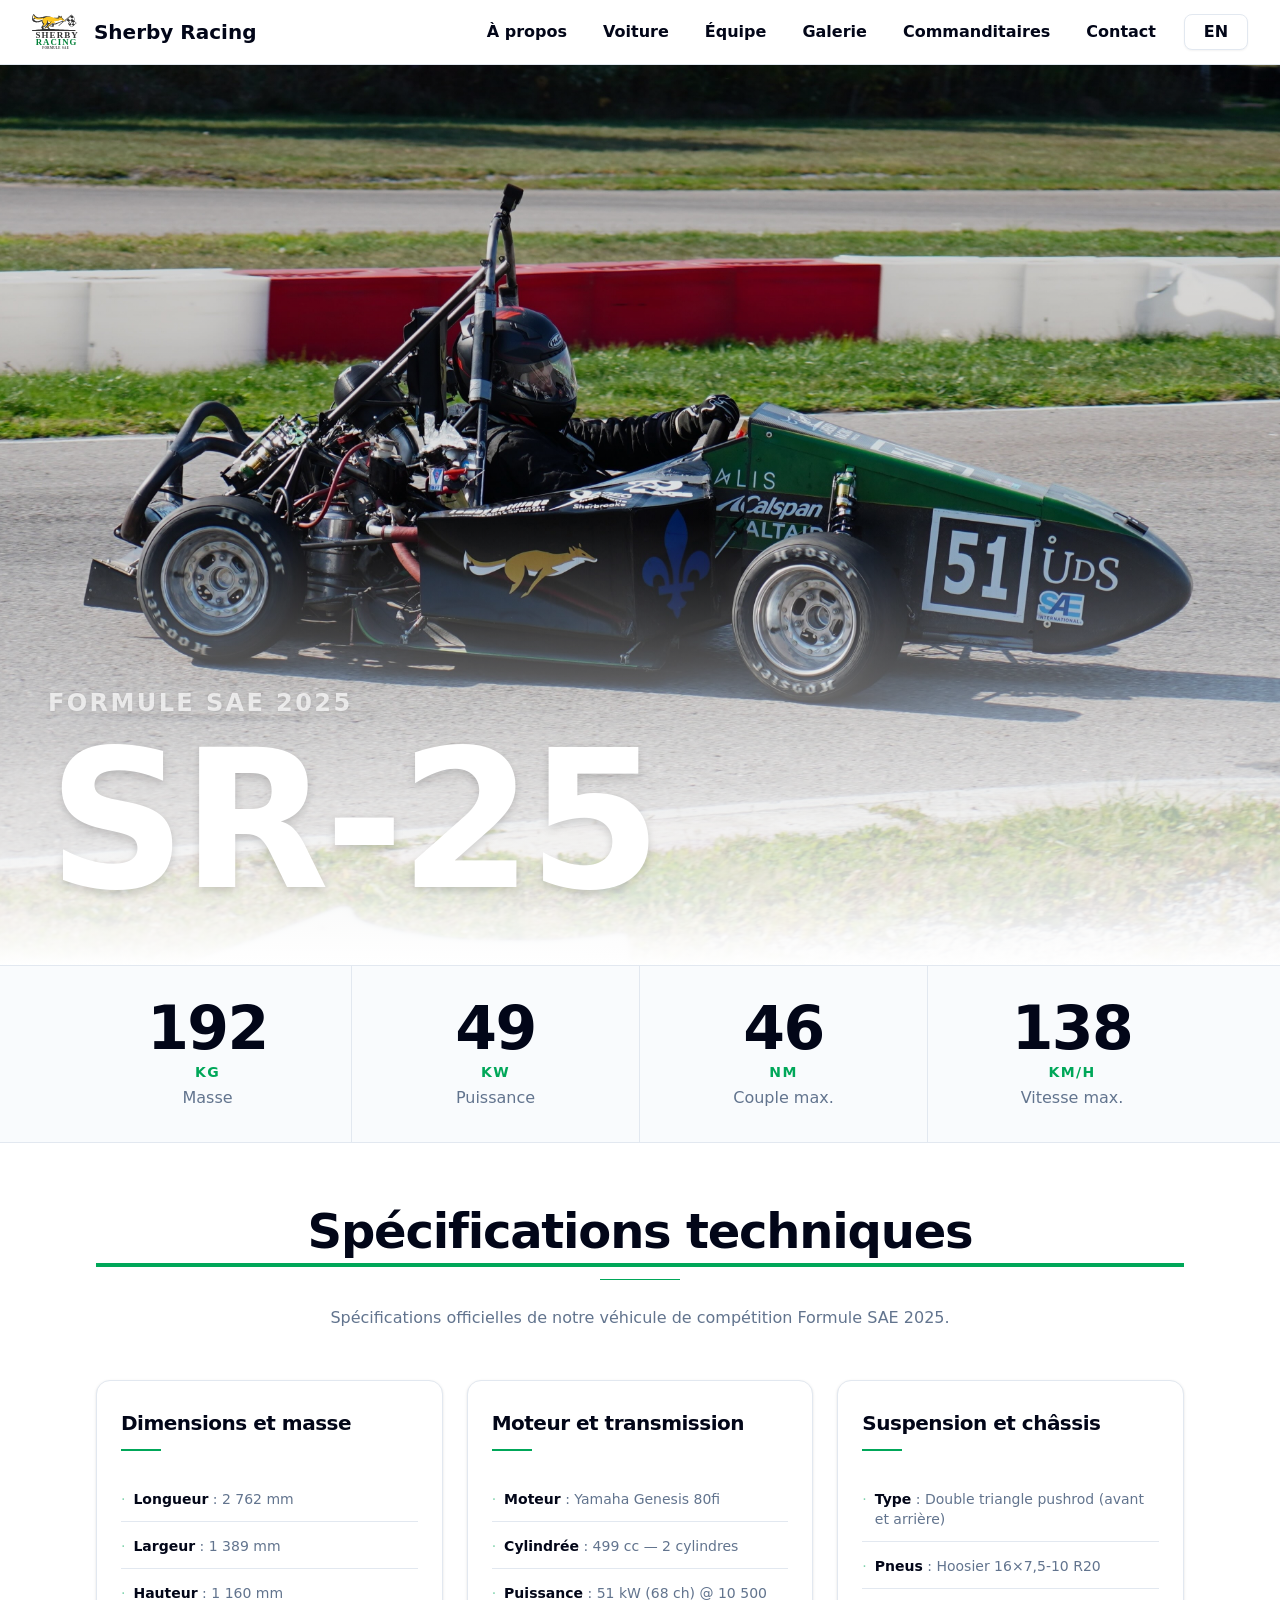
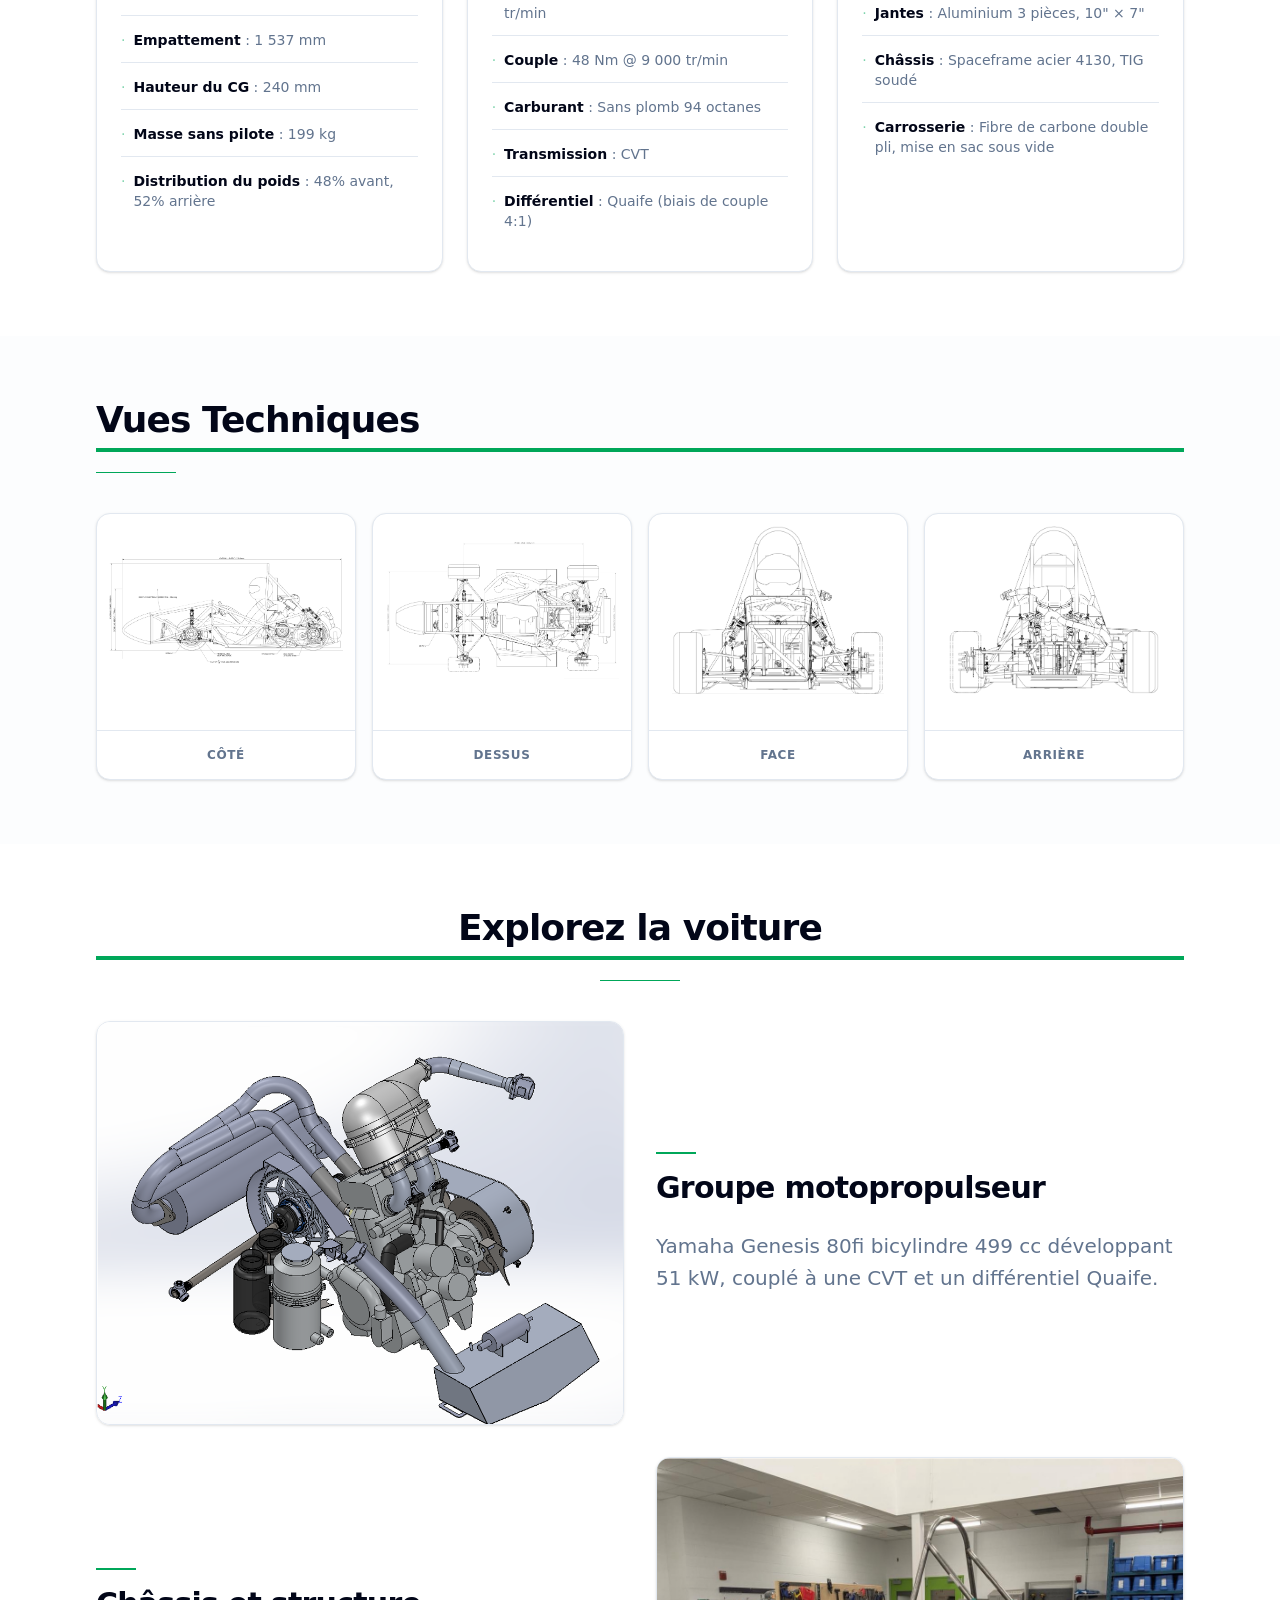
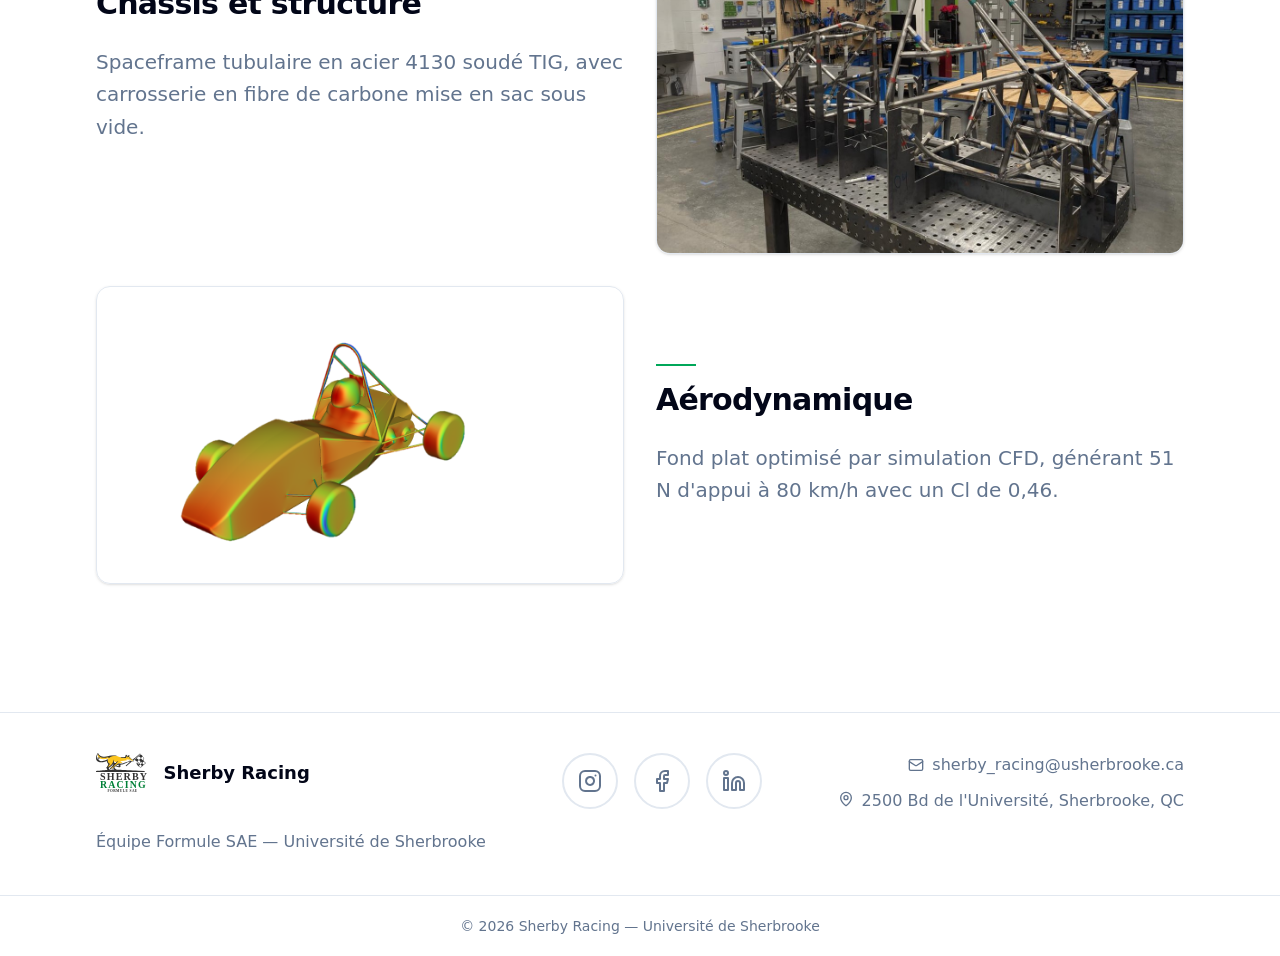
<file: voiture.html>
<!doctype html>
<html lang="en">
	<head>
		<meta charset="utf-8" />
		<meta name="viewport" content="width=device-width, initial-scale=1" />
		
		<link href="./_app/immutable/assets/0.25wJQJ6_.css" rel="stylesheet">
		<link rel="modulepreload" href="./_app/immutable/entry/start.DYTAHrv2.js">
		<link rel="modulepreload" href="./_app/immutable/chunks/CD0VnQ-k.js">
		<link rel="modulepreload" href="./_app/immutable/chunks/DJ0hkV1r.js">
		<link rel="modulepreload" href="./_app/immutable/chunks/CeK6Al2e.js">
		<link rel="modulepreload" href="./_app/immutable/chunks/V8awyThG.js">
		<link rel="modulepreload" href="./_app/immutable/entry/app.HEhOzlbT.js">
		<link rel="modulepreload" href="./_app/immutable/chunks/DsnmJJEf.js">
		<link rel="modulepreload" href="./_app/immutable/chunks/g6ufSr6D.js">
		<link rel="modulepreload" href="./_app/immutable/chunks/eb0sHTD-.js">
		<link rel="modulepreload" href="./_app/immutable/chunks/4V5d0GQM.js">
		<link rel="modulepreload" href="./_app/immutable/nodes/0.CrXJgZgJ.js">
		<link rel="modulepreload" href="./_app/immutable/chunks/DJiRLnjm.js">
		<link rel="modulepreload" href="./_app/immutable/chunks/BlhctmQD.js">
		<link rel="modulepreload" href="./_app/immutable/chunks/A8WuT66j.js">
		<link rel="modulepreload" href="./_app/immutable/chunks/4fcCKbgg.js">
		<link rel="modulepreload" href="./_app/immutable/chunks/BjUvF96U.js">
		<link rel="modulepreload" href="./_app/immutable/chunks/5SXxpj9S.js">
		<link rel="modulepreload" href="./_app/immutable/chunks/BIhE11jX.js">
		<link rel="modulepreload" href="./_app/immutable/chunks/B5EbaxoF.js">
		<link rel="modulepreload" href="./_app/immutable/nodes/7.CL7K3-3h.js">
		<link rel="modulepreload" href="./_app/immutable/chunks/DNOd2lUo.js">
		<link rel="modulepreload" href="./_app/immutable/chunks/Bf5NIwrI.js"><!--[--><link rel="icon" href="/_app/immutable/assets/favicon-light.BChG1-8W.svg" media="(prefers-color-scheme: light)"/> <link rel="icon" href="/_app/immutable/assets/favicon-dark.C6lnMe19.svg" media="(prefers-color-scheme: dark)"/><!--]--><!--[--><!--]--><title>Sherby Racing — La voiture</title>
	</head>
	<body data-sveltekit-preload-data="hover">
		<div style="display: contents"><!--[--><!--[--><!----><header class="sticky top-0 z-50 w-full border-b bg-background/95 backdrop-blur supports-[backdrop-filter]:bg-background/60"><div class="w-full flex h-16 items-center justify-between px-8"><div class="flex items-center space-x-3"><a href="/" class="flex items-center space-x-3"><img src="/logo/couleurs.svg" alt="Sherby Racing" class="h-9 w-auto"/> <span class="text-xl font-bold">Sherby Racing</span></a></div> <nav class="hidden items-center space-x-1 md:flex"><!--[--><!--[--><a data-slot="button" class="focus-visible:border-ring focus-visible:ring-ring/50 aria-invalid:ring-destructive/20 dark:aria-invalid:ring-destructive/40 aria-invalid:border-destructive inline-flex shrink-0 items-center justify-center gap-2 whitespace-nowrap rounded-md outline-none transition-all focus-visible:ring-[3px] disabled:pointer-events-none disabled:opacity-50 aria-disabled:pointer-events-none aria-disabled:opacity-50 [&amp;_svg:not([class*='size-'])]:size-4 [&amp;_svg]:pointer-events-none [&amp;_svg]:shrink-0 hover:bg-accent hover:text-accent-foreground dark:hover:bg-accent/50 h-9 py-2 has-[>svg]:px-3 text-base font-semibold px-4" href="/#about"><!---->À propos<!----></a><!--]--><!--[--><a data-slot="button" class="focus-visible:border-ring focus-visible:ring-ring/50 aria-invalid:ring-destructive/20 dark:aria-invalid:ring-destructive/40 aria-invalid:border-destructive inline-flex shrink-0 items-center justify-center gap-2 whitespace-nowrap rounded-md outline-none transition-all focus-visible:ring-[3px] disabled:pointer-events-none disabled:opacity-50 aria-disabled:pointer-events-none aria-disabled:opacity-50 [&amp;_svg:not([class*='size-'])]:size-4 [&amp;_svg]:pointer-events-none [&amp;_svg]:shrink-0 bg-primary text-primary-foreground shadow-xs hover:bg-primary/90 h-9 py-2 has-[>svg]:px-3 text-base font-semibold px-4" href="/voiture"><!---->Voiture<!----></a><!--]--><!--[--><a data-slot="button" class="focus-visible:border-ring focus-visible:ring-ring/50 aria-invalid:ring-destructive/20 dark:aria-invalid:ring-destructive/40 aria-invalid:border-destructive inline-flex shrink-0 items-center justify-center gap-2 whitespace-nowrap rounded-md outline-none transition-all focus-visible:ring-[3px] disabled:pointer-events-none disabled:opacity-50 aria-disabled:pointer-events-none aria-disabled:opacity-50 [&amp;_svg:not([class*='size-'])]:size-4 [&amp;_svg]:pointer-events-none [&amp;_svg]:shrink-0 hover:bg-accent hover:text-accent-foreground dark:hover:bg-accent/50 h-9 py-2 has-[>svg]:px-3 text-base font-semibold px-4" href="/equipe"><!---->Équipe<!----></a><!--]--><!--[--><a data-slot="button" class="focus-visible:border-ring focus-visible:ring-ring/50 aria-invalid:ring-destructive/20 dark:aria-invalid:ring-destructive/40 aria-invalid:border-destructive inline-flex shrink-0 items-center justify-center gap-2 whitespace-nowrap rounded-md outline-none transition-all focus-visible:ring-[3px] disabled:pointer-events-none disabled:opacity-50 aria-disabled:pointer-events-none aria-disabled:opacity-50 [&amp;_svg:not([class*='size-'])]:size-4 [&amp;_svg]:pointer-events-none [&amp;_svg]:shrink-0 hover:bg-accent hover:text-accent-foreground dark:hover:bg-accent/50 h-9 py-2 has-[>svg]:px-3 text-base font-semibold px-4" href="/galerie"><!---->Galerie<!----></a><!--]--><!--[--><a data-slot="button" class="focus-visible:border-ring focus-visible:ring-ring/50 aria-invalid:ring-destructive/20 dark:aria-invalid:ring-destructive/40 aria-invalid:border-destructive inline-flex shrink-0 items-center justify-center gap-2 whitespace-nowrap rounded-md outline-none transition-all focus-visible:ring-[3px] disabled:pointer-events-none disabled:opacity-50 aria-disabled:pointer-events-none aria-disabled:opacity-50 [&amp;_svg:not([class*='size-'])]:size-4 [&amp;_svg]:pointer-events-none [&amp;_svg]:shrink-0 hover:bg-accent hover:text-accent-foreground dark:hover:bg-accent/50 h-9 py-2 has-[>svg]:px-3 text-base font-semibold px-4" href="/sponsors"><!---->Commanditaires<!----></a><!--]--><!--[--><a data-slot="button" class="focus-visible:border-ring focus-visible:ring-ring/50 aria-invalid:ring-destructive/20 dark:aria-invalid:ring-destructive/40 aria-invalid:border-destructive inline-flex shrink-0 items-center justify-center gap-2 whitespace-nowrap rounded-md outline-none transition-all focus-visible:ring-[3px] disabled:pointer-events-none disabled:opacity-50 aria-disabled:pointer-events-none aria-disabled:opacity-50 [&amp;_svg:not([class*='size-'])]:size-4 [&amp;_svg]:pointer-events-none [&amp;_svg]:shrink-0 hover:bg-accent hover:text-accent-foreground dark:hover:bg-accent/50 h-9 py-2 has-[>svg]:px-3 text-base font-semibold px-4" href="/contact"><!---->Contact<!----></a><!--]--><!--]--> <!--[!--><button data-slot="button" class="focus-visible:border-ring focus-visible:ring-ring/50 aria-invalid:ring-destructive/20 dark:aria-invalid:ring-destructive/40 aria-invalid:border-destructive inline-flex shrink-0 items-center justify-center gap-2 whitespace-nowrap rounded-md outline-none transition-all focus-visible:ring-[3px] disabled:pointer-events-none disabled:opacity-50 aria-disabled:pointer-events-none aria-disabled:opacity-50 [&amp;_svg:not([class*='size-'])]:size-4 [&amp;_svg]:pointer-events-none [&amp;_svg]:shrink-0 bg-background shadow-xs hover:bg-accent hover:text-accent-foreground dark:bg-input/30 dark:border-input dark:hover:bg-input/50 border h-9 px-4 py-2 has-[>svg]:px-3 text-base font-bold w-16 ml-2" type="button"><!---->EN<!----></button><!--]--><!----></nav> <div class="md:hidden flex items-center gap-2"><!--[!--><button data-slot="button" class="focus-visible:border-ring focus-visible:ring-ring/50 aria-invalid:ring-destructive/20 dark:aria-invalid:ring-destructive/40 aria-invalid:border-destructive inline-flex shrink-0 items-center justify-center gap-2 whitespace-nowrap rounded-md outline-none transition-all focus-visible:ring-[3px] disabled:pointer-events-none disabled:opacity-50 aria-disabled:pointer-events-none aria-disabled:opacity-50 [&amp;_svg:not([class*='size-'])]:size-4 [&amp;_svg]:pointer-events-none [&amp;_svg]:shrink-0 bg-background shadow-xs hover:bg-accent hover:text-accent-foreground dark:bg-input/30 dark:border-input dark:hover:bg-input/50 border h-9 px-4 py-2 has-[>svg]:px-3 text-base font-bold w-16" type="button"><!---->EN<!----></button><!--]--><!----> <!----><!----><!----><!--#s1--><!--[!--><button data-slot="sheet-trigger" id="bits-s1" aria-haspopup="dialog" aria-expanded="false" data-dialog-trigger="" data-state="closed"><svg xmlns="http://www.w3.org/2000/svg" width="24" height="24" viewBox="0 0 24 24" fill="none" stroke="currentColor" stroke-width="2" stroke-linecap="round" stroke-linejoin="round" class="lucide-icon lucide lucide-menu"><!--[--><!----><path d="M4 12h16"><!----></path><!----><!----><path d="M4 18h16"><!----></path><!----><!----><path d="M4 6h16"><!----></path><!----><!--]--><!----><!----><!----><!----></svg><!----></button><!--]--><!----><!----> <!----><!----><!--[!--><!--]--><!----><!----><!----><!----><!----></div></div><!----></header> <main><!----><div class="relative min-h-screen overflow-hidden"><div class="absolute inset-0 z-0"><img src="/voiture/sr26_main.jpg" alt="SR-25" class="h-full w-full object-cover object-center" onerror="this.__e=event"/> <div class="absolute inset-0 bg-gradient-to-b from-black/20 via-black/10 to-background"></div></div> <div class="relative z-10 flex min-h-screen flex-col"><div class="h-16"></div> <div class="flex flex-1 items-end px-6 pb-12 md:px-12"><div><p class="mb-2 text-base font-semibold tracking-widest text-white/70 uppercase drop-shadow md:text-2xl">Formule SAE 2025</p> <h1 class="text-7xl font-extrabold tracking-tight text-white drop-shadow-lg sm:text-8xl md:text-[10rem] lg:text-[12rem]">SR-25</h1></div></div></div></div> <div class="border-y bg-muted/40"><div class="mx-auto grid max-w-6xl grid-cols-2 divide-x divide-y md:grid-cols-4 md:divide-y-0"><!--[--><div class="flex flex-col items-center justify-center gap-1 px-6 py-8"><span class="text-5xl font-extrabold tracking-tight md:text-6xl">199</span> <span class="text-sm font-semibold tracking-widest text-primary uppercase">kg</span> <span class="text-sm text-muted-foreground md:text-base">Masse</span></div><div class="flex flex-col items-center justify-center gap-1 px-6 py-8"><span class="text-5xl font-extrabold tracking-tight md:text-6xl">51</span> <span class="text-sm font-semibold tracking-widest text-primary uppercase">kW</span> <span class="text-sm text-muted-foreground md:text-base">Puissance</span></div><div class="flex flex-col items-center justify-center gap-1 px-6 py-8"><span class="text-5xl font-extrabold tracking-tight md:text-6xl">48</span> <span class="text-sm font-semibold tracking-widest text-primary uppercase">Nm</span> <span class="text-sm text-muted-foreground md:text-base">Couple max.</span></div><div class="flex flex-col items-center justify-center gap-1 px-6 py-8"><span class="text-5xl font-extrabold tracking-tight md:text-6xl">143</span> <span class="text-sm font-semibold tracking-widest text-primary uppercase">km/h</span> <span class="text-sm text-muted-foreground md:text-base">Vitesse max.</span></div><!--]--></div></div> <div class="mx-auto w-full max-w-6xl px-6 py-14 sm:px-8 md:py-16"><div class="mb-12 text-center"><h2 class="mb-3 text-4xl font-extrabold tracking-tight md:text-5xl">Spécifications techniques</h2> <div class="mx-auto mb-5 h-px w-20 bg-primary"></div> <p class="mx-auto max-w-3xl text-muted-foreground">Spécifications officielles de notre véhicule de compétition Formule SAE 2025.</p></div> <div class="grid gap-6 md:grid-cols-3"><!--[--><div class="group flex flex-col rounded-xl border bg-card px-6 py-7 shadow-sm transition-all duration-300 hover:-translate-y-1 hover:border-primary/50 hover:shadow-lg hover:shadow-primary/10"><h3 class="mb-1 text-xl font-bold">Dimensions et masse</h3> <div class="mt-2 mb-6 h-0.5 w-10 bg-primary transition-all duration-300 group-hover:w-16"></div> <ul class="flex flex-col gap-0"><!--[--><li class="flex items-baseline gap-2 border-b py-3 text-sm last:border-0"><span class="mt-0.5 shrink-0 text-primary/50">·</span> <span><span class="font-semibold">Longueur</span> <span class="text-muted-foreground">: 2 762 mm</span></span></li><li class="flex items-baseline gap-2 border-b py-3 text-sm last:border-0"><span class="mt-0.5 shrink-0 text-primary/50">·</span> <span><span class="font-semibold">Largeur</span> <span class="text-muted-foreground">: 1 389 mm</span></span></li><li class="flex items-baseline gap-2 border-b py-3 text-sm last:border-0"><span class="mt-0.5 shrink-0 text-primary/50">·</span> <span><span class="font-semibold">Hauteur</span> <span class="text-muted-foreground">: 1 160 mm</span></span></li><li class="flex items-baseline gap-2 border-b py-3 text-sm last:border-0"><span class="mt-0.5 shrink-0 text-primary/50">·</span> <span><span class="font-semibold">Empattement</span> <span class="text-muted-foreground">: 1 537 mm</span></span></li><li class="flex items-baseline gap-2 border-b py-3 text-sm last:border-0"><span class="mt-0.5 shrink-0 text-primary/50">·</span> <span><span class="font-semibold">Hauteur du CG</span> <span class="text-muted-foreground">: 240 mm</span></span></li><li class="flex items-baseline gap-2 border-b py-3 text-sm last:border-0"><span class="mt-0.5 shrink-0 text-primary/50">·</span> <span><span class="font-semibold">Masse sans pilote</span> <span class="text-muted-foreground">: 199 kg</span></span></li><li class="flex items-baseline gap-2 border-b py-3 text-sm last:border-0"><span class="mt-0.5 shrink-0 text-primary/50">·</span> <span><span class="font-semibold">Distribution du poids</span> <span class="text-muted-foreground">: 48% avant, 52% arrière</span></span></li><!--]--></ul></div><div class="group flex flex-col rounded-xl border bg-card px-6 py-7 shadow-sm transition-all duration-300 hover:-translate-y-1 hover:border-primary/50 hover:shadow-lg hover:shadow-primary/10"><h3 class="mb-1 text-xl font-bold">Moteur et transmission</h3> <div class="mt-2 mb-6 h-0.5 w-10 bg-primary transition-all duration-300 group-hover:w-16"></div> <ul class="flex flex-col gap-0"><!--[--><li class="flex items-baseline gap-2 border-b py-3 text-sm last:border-0"><span class="mt-0.5 shrink-0 text-primary/50">·</span> <span><span class="font-semibold">Moteur</span> <span class="text-muted-foreground">: Yamaha Genesis 80fi</span></span></li><li class="flex items-baseline gap-2 border-b py-3 text-sm last:border-0"><span class="mt-0.5 shrink-0 text-primary/50">·</span> <span><span class="font-semibold">Cylindrée</span> <span class="text-muted-foreground">: 499 cc — 2 cylindres</span></span></li><li class="flex items-baseline gap-2 border-b py-3 text-sm last:border-0"><span class="mt-0.5 shrink-0 text-primary/50">·</span> <span><span class="font-semibold">Puissance</span> <span class="text-muted-foreground">: 51 kW (68 ch) @ 10 500 tr/min</span></span></li><li class="flex items-baseline gap-2 border-b py-3 text-sm last:border-0"><span class="mt-0.5 shrink-0 text-primary/50">·</span> <span><span class="font-semibold">Couple</span> <span class="text-muted-foreground">: 48 Nm @ 9 000 tr/min</span></span></li><li class="flex items-baseline gap-2 border-b py-3 text-sm last:border-0"><span class="mt-0.5 shrink-0 text-primary/50">·</span> <span><span class="font-semibold">Carburant</span> <span class="text-muted-foreground">: Sans plomb 94 octanes</span></span></li><li class="flex items-baseline gap-2 border-b py-3 text-sm last:border-0"><span class="mt-0.5 shrink-0 text-primary/50">·</span> <span><span class="font-semibold">Transmission</span> <span class="text-muted-foreground">: CVT</span></span></li><li class="flex items-baseline gap-2 border-b py-3 text-sm last:border-0"><span class="mt-0.5 shrink-0 text-primary/50">·</span> <span><span class="font-semibold">Différentiel</span> <span class="text-muted-foreground">: Quaife (biais de couple 4:1)</span></span></li><!--]--></ul></div><div class="group flex flex-col rounded-xl border bg-card px-6 py-7 shadow-sm transition-all duration-300 hover:-translate-y-1 hover:border-primary/50 hover:shadow-lg hover:shadow-primary/10"><h3 class="mb-1 text-xl font-bold">Suspension et châssis</h3> <div class="mt-2 mb-6 h-0.5 w-10 bg-primary transition-all duration-300 group-hover:w-16"></div> <ul class="flex flex-col gap-0"><!--[--><li class="flex items-baseline gap-2 border-b py-3 text-sm last:border-0"><span class="mt-0.5 shrink-0 text-primary/50">·</span> <span><span class="font-semibold">Type</span> <span class="text-muted-foreground">: Double triangle pushrod (avant et arrière)</span></span></li><li class="flex items-baseline gap-2 border-b py-3 text-sm last:border-0"><span class="mt-0.5 shrink-0 text-primary/50">·</span> <span><span class="font-semibold">Pneus</span> <span class="text-muted-foreground">: Hoosier 16×7,5-10 R20</span></span></li><li class="flex items-baseline gap-2 border-b py-3 text-sm last:border-0"><span class="mt-0.5 shrink-0 text-primary/50">·</span> <span><span class="font-semibold">Jantes</span> <span class="text-muted-foreground">: Aluminium 3 pièces, 10" × 7"</span></span></li><li class="flex items-baseline gap-2 border-b py-3 text-sm last:border-0"><span class="mt-0.5 shrink-0 text-primary/50">·</span> <span><span class="font-semibold">Châssis</span> <span class="text-muted-foreground">: Spaceframe acier 4130, TIG soudé</span></span></li><li class="flex items-baseline gap-2 border-b py-3 text-sm last:border-0"><span class="mt-0.5 shrink-0 text-primary/50">·</span> <span><span class="font-semibold">Carrosserie</span> <span class="text-muted-foreground">: Fibre de carbone double pli, mise en sac sous vide</span></span></li><!--]--></ul></div><!--]--></div></div> <div class="bg-muted/20"><div class="mx-auto w-full max-w-6xl px-6 py-14 sm:px-8 md:py-16"><div><h2 class="mb-2 text-4xl font-extrabold tracking-tight">Vues Techniques</h2> <div class="mt-5 mb-10 h-px w-20 bg-primary"></div></div> <div class="grid grid-cols-2 gap-4 md:grid-cols-4"><!--[--><button type="button" class="group overflow-hidden rounded-xl border bg-card text-left shadow-sm transition-shadow hover:shadow-lg focus-visible:ring-2 focus-visible:ring-primary focus-visible:outline-none"><div class="relative"><img src="/voiture/plan_technique_vue_cote.png" alt="Côté" class="h-40 w-full object-contain p-3 transition-transform duration-200 group-hover:scale-105 md:h-48" onerror="this.__e=event"/> <div class="absolute inset-0 flex items-center justify-center opacity-0 transition-opacity duration-200 group-hover:opacity-100"><span class="rounded-full bg-black/50 p-2 text-white backdrop-blur-sm"><svg xmlns="http://www.w3.org/2000/svg" class="h-5 w-5" fill="none" viewBox="0 0 24 24" stroke="currentColor"><path stroke-linecap="round" stroke-linejoin="round" stroke-width="2" d="M21 21l-4.35-4.35M17 11A6 6 0 1 1 5 11a6 6 0 0 1 12 0zm-2 0H9m4-4v8"></path></svg></span></div></div> <p class="border-t px-3 py-2.5 text-center text-xs font-semibold tracking-wider text-muted-foreground uppercase">Côté</p></button><button type="button" class="group overflow-hidden rounded-xl border bg-card text-left shadow-sm transition-shadow hover:shadow-lg focus-visible:ring-2 focus-visible:ring-primary focus-visible:outline-none"><div class="relative"><img src="/voiture/plan_technique_vue_dessus.png" alt="Dessus" class="h-40 w-full object-contain p-3 transition-transform duration-200 group-hover:scale-105 md:h-48" onerror="this.__e=event"/> <div class="absolute inset-0 flex items-center justify-center opacity-0 transition-opacity duration-200 group-hover:opacity-100"><span class="rounded-full bg-black/50 p-2 text-white backdrop-blur-sm"><svg xmlns="http://www.w3.org/2000/svg" class="h-5 w-5" fill="none" viewBox="0 0 24 24" stroke="currentColor"><path stroke-linecap="round" stroke-linejoin="round" stroke-width="2" d="M21 21l-4.35-4.35M17 11A6 6 0 1 1 5 11a6 6 0 0 1 12 0zm-2 0H9m4-4v8"></path></svg></span></div></div> <p class="border-t px-3 py-2.5 text-center text-xs font-semibold tracking-wider text-muted-foreground uppercase">Dessus</p></button><button type="button" class="group overflow-hidden rounded-xl border bg-card text-left shadow-sm transition-shadow hover:shadow-lg focus-visible:ring-2 focus-visible:ring-primary focus-visible:outline-none"><div class="relative"><img src="/voiture/plan_technique_vue_face.png" alt="Face" class="h-40 w-full object-contain p-3 transition-transform duration-200 group-hover:scale-105 md:h-48" onerror="this.__e=event"/> <div class="absolute inset-0 flex items-center justify-center opacity-0 transition-opacity duration-200 group-hover:opacity-100"><span class="rounded-full bg-black/50 p-2 text-white backdrop-blur-sm"><svg xmlns="http://www.w3.org/2000/svg" class="h-5 w-5" fill="none" viewBox="0 0 24 24" stroke="currentColor"><path stroke-linecap="round" stroke-linejoin="round" stroke-width="2" d="M21 21l-4.35-4.35M17 11A6 6 0 1 1 5 11a6 6 0 0 1 12 0zm-2 0H9m4-4v8"></path></svg></span></div></div> <p class="border-t px-3 py-2.5 text-center text-xs font-semibold tracking-wider text-muted-foreground uppercase">Face</p></button><button type="button" class="group overflow-hidden rounded-xl border bg-card text-left shadow-sm transition-shadow hover:shadow-lg focus-visible:ring-2 focus-visible:ring-primary focus-visible:outline-none"><div class="relative"><img src="/voiture/plan_technique_vue_arriere.png" alt="Arrière" class="h-40 w-full object-contain p-3 transition-transform duration-200 group-hover:scale-105 md:h-48" onerror="this.__e=event"/> <div class="absolute inset-0 flex items-center justify-center opacity-0 transition-opacity duration-200 group-hover:opacity-100"><span class="rounded-full bg-black/50 p-2 text-white backdrop-blur-sm"><svg xmlns="http://www.w3.org/2000/svg" class="h-5 w-5" fill="none" viewBox="0 0 24 24" stroke="currentColor"><path stroke-linecap="round" stroke-linejoin="round" stroke-width="2" d="M21 21l-4.35-4.35M17 11A6 6 0 1 1 5 11a6 6 0 0 1 12 0zm-2 0H9m4-4v8"></path></svg></span></div></div> <p class="border-t px-3 py-2.5 text-center text-xs font-semibold tracking-wider text-muted-foreground uppercase">Arrière</p></button><!--]--></div></div></div> <!--[!--><!--]--> <div class="mx-auto w-full max-w-6xl px-6 py-14 sm:px-8 md:py-16"><div class="mb-10 text-center"><h2 class="text-4xl font-extrabold tracking-tight">Explorez la voiture</h2> <div class="mx-auto mt-5 h-px w-20 bg-primary"></div></div> <div class="flex flex-col gap-8"><!--[--><div class="grid items-center gap-8 md:grid-cols-2"><button type="button" class="group relative overflow-hidden rounded-xl border shadow-sm focus-visible:ring-2 focus-visible:ring-primary focus-visible:outline-none"><img src="/voiture/powertrain.png" alt="Groupe motopropulseur" class="w-full object-cover transition-transform duration-300 group-hover:scale-105" onerror="this.__e=event"/> <div class="absolute inset-0 flex items-center justify-center bg-black/30 opacity-0 transition-opacity duration-300 group-hover:opacity-100"><span class="rounded-full bg-black/50 p-3 text-white backdrop-blur-sm"><svg xmlns="http://www.w3.org/2000/svg" class="h-6 w-6" fill="none" viewBox="0 0 24 24" stroke="currentColor"><path stroke-linecap="round" stroke-linejoin="round" stroke-width="2" d="M21 21l-4.35-4.35M17 11A6 6 0 1 1 5 11a6 6 0 0 1 12 0zm-2 0H9m4-4v8"></path></svg></span></div></button> <div><div class="mb-4 h-0.5 w-10 bg-primary"></div> <h3 class="mb-3 text-2xl font-extrabold md:text-3xl">Groupe motopropulseur</h3> <p class="text-lg leading-relaxed text-muted-foreground md:text-xl">Yamaha Genesis 80fi bicylindre 499 cc développant 51 kW, couplé à une CVT et un différentiel Quaife.</p></div></div><div class="grid items-center gap-8 md:grid-cols-2 md:grid-flow-dense"><button type="button" class="group relative overflow-hidden rounded-xl border shadow-sm focus-visible:ring-2 focus-visible:ring-primary focus-visible:outline-none md:col-start-2"><img src="/voiture/chassis_garage.jpg" alt="Châssis et structure" class="w-full object-cover transition-transform duration-300 group-hover:scale-105" onerror="this.__e=event"/> <div class="absolute inset-0 flex items-center justify-center bg-black/30 opacity-0 transition-opacity duration-300 group-hover:opacity-100"><span class="rounded-full bg-black/50 p-3 text-white backdrop-blur-sm"><svg xmlns="http://www.w3.org/2000/svg" class="h-6 w-6" fill="none" viewBox="0 0 24 24" stroke="currentColor"><path stroke-linecap="round" stroke-linejoin="round" stroke-width="2" d="M21 21l-4.35-4.35M17 11A6 6 0 1 1 5 11a6 6 0 0 1 12 0zm-2 0H9m4-4v8"></path></svg></span></div></button> <div class="md:col-start-1 md:row-start-1"><div class="mb-4 h-0.5 w-10 bg-primary"></div> <h3 class="mb-3 text-2xl font-extrabold md:text-3xl">Châssis et structure</h3> <p class="text-lg leading-relaxed text-muted-foreground md:text-xl">Spaceframe tubulaire en acier 4130 soudé TIG, avec carrosserie en fibre de carbone mise en sac sous vide.</p></div></div><div class="grid items-center gap-8 md:grid-cols-2"><button type="button" class="group relative overflow-hidden rounded-xl border shadow-sm focus-visible:ring-2 focus-visible:ring-primary focus-visible:outline-none"><img src="/voiture/model_3d_aero_pression.png" alt="Aérodynamique" class="w-full object-cover transition-transform duration-300 group-hover:scale-105" onerror="this.__e=event"/> <div class="absolute inset-0 flex items-center justify-center bg-black/30 opacity-0 transition-opacity duration-300 group-hover:opacity-100"><span class="rounded-full bg-black/50 p-3 text-white backdrop-blur-sm"><svg xmlns="http://www.w3.org/2000/svg" class="h-6 w-6" fill="none" viewBox="0 0 24 24" stroke="currentColor"><path stroke-linecap="round" stroke-linejoin="round" stroke-width="2" d="M21 21l-4.35-4.35M17 11A6 6 0 1 1 5 11a6 6 0 0 1 12 0zm-2 0H9m4-4v8"></path></svg></span></div></button> <div><div class="mb-4 h-0.5 w-10 bg-primary"></div> <h3 class="mb-3 text-2xl font-extrabold md:text-3xl">Aérodynamique</h3> <p class="text-lg leading-relaxed text-muted-foreground md:text-xl">Fond plat optimisé par simulation CFD, générant 51 N d'appui à 80 km/h avec un Cl de 0,46.</p></div></div><!--]--></div></div><!----><!----></main> <footer class="mt-8 md:mt-16 w-full border-t"><div class="mx-auto max-w-6xl px-8 py-10"><div class="flex flex-col items-center gap-8 md:flex-row md:items-start md:justify-between"><div class="flex flex-col items-center gap-3 md:items-start"><a href="/" class="flex items-center gap-3"><img src="/logo/couleurs.svg" alt="Sherby Racing" class="h-10 w-auto"/> <span class="text-lg font-bold">Sherby Racing</span></a> <p class="text-center text-base leading-relaxed text-muted-foreground md:text-left">Équipe Formule SAE — Université de Sherbrooke</p></div> <div class="flex items-center gap-4"><a href="https://www.instagram.com/sherbyracing_usherbrooke/" target="_blank" rel="noopener noreferrer" aria-label="Instagram" class="flex h-14 w-14 items-center justify-center rounded-full border-2 text-muted-foreground transition-colors hover:border-primary hover:text-primary"><svg xmlns="http://www.w3.org/2000/svg" width="24" height="24" viewBox="0 0 24 24" fill="none" stroke="currentColor" stroke-width="2" stroke-linecap="round" stroke-linejoin="round" class="lucide-icon lucide lucide-instagram h-6 w-6"><!--[--><!----><rect width="20" height="20" x="2" y="2" rx="5" ry="5"><!----></rect><!----><!----><path d="M16 11.37A4 4 0 1 1 12.63 8 4 4 0 0 1 16 11.37z"><!----></path><!----><!----><line x1="17.5" x2="17.51" y1="6.5" y2="6.5"><!----></line><!----><!--]--><!----><!----><!----><!----></svg><!----></a> <a href="https://www.facebook.com/sherbyracingusherbrooke" target="_blank" rel="noopener noreferrer" aria-label="Facebook" class="flex h-14 w-14 items-center justify-center rounded-full border-2 text-muted-foreground transition-colors hover:border-primary hover:text-primary"><svg xmlns="http://www.w3.org/2000/svg" width="24" height="24" viewBox="0 0 24 24" fill="none" stroke="currentColor" stroke-width="2" stroke-linecap="round" stroke-linejoin="round" class="lucide-icon lucide lucide-facebook h-6 w-6"><!--[--><!----><path d="M18 2h-3a5 5 0 0 0-5 5v3H7v4h3v8h4v-8h3l1-4h-4V7a1 1 0 0 1 1-1h3z"><!----></path><!----><!--]--><!----><!----><!----><!----></svg><!----></a> <a href="https://www.linkedin.com/company/sherby-racing/" target="_blank" rel="noopener noreferrer" aria-label="LinkedIn" class="flex h-14 w-14 items-center justify-center rounded-full border-2 text-muted-foreground transition-colors hover:border-primary hover:text-primary"><svg xmlns="http://www.w3.org/2000/svg" width="24" height="24" viewBox="0 0 24 24" fill="none" stroke="currentColor" stroke-width="2" stroke-linecap="round" stroke-linejoin="round" class="lucide-icon lucide lucide-linkedin h-6 w-6"><!--[--><!----><path d="M16 8a6 6 0 0 1 6 6v7h-4v-7a2 2 0 0 0-2-2 2 2 0 0 0-2 2v7h-4v-7a6 6 0 0 1 6-6z"><!----></path><!----><!----><rect width="4" height="12" x="2" y="9"><!----></rect><!----><!----><circle cx="4" cy="4" r="2"><!----></circle><!----><!--]--><!----><!----><!----><!----></svg><!----></a></div> <div class="flex flex-col items-center gap-3 md:items-end"><a href="mailto:sherby_racing@usherbrooke.ca" class="flex items-center gap-2 text-base text-muted-foreground transition-colors hover:text-foreground"><svg xmlns="http://www.w3.org/2000/svg" width="24" height="24" viewBox="0 0 24 24" fill="none" stroke="currentColor" stroke-width="2" stroke-linecap="round" stroke-linejoin="round" class="lucide-icon lucide lucide-mail h-4 w-4 shrink-0"><!--[--><!----><path d="m22 7-8.991 5.727a2 2 0 0 1-2.009 0L2 7"><!----></path><!----><!----><rect x="2" y="4" width="20" height="16" rx="2"><!----></rect><!----><!--]--><!----><!----><!----><!----></svg><!----> sherby_racing@usherbrooke.ca</a> <span class="flex items-start gap-2 text-base text-muted-foreground"><svg xmlns="http://www.w3.org/2000/svg" width="24" height="24" viewBox="0 0 24 24" fill="none" stroke="currentColor" stroke-width="2" stroke-linecap="round" stroke-linejoin="round" class="lucide-icon lucide lucide-map-pin mt-0.5 h-4 w-4 shrink-0"><!--[--><!----><path d="M20 10c0 4.993-5.539 10.193-7.399 11.799a1 1 0 0 1-1.202 0C9.539 20.193 4 14.993 4 10a8 8 0 0 1 16 0"><!----></path><!----><!----><circle cx="12" cy="10" r="3"><!----></circle><!----><!--]--><!----><!----><!----><!----></svg><!----> <span class="text-center md:text-right">2500 Bd de l'Université, Sherbrooke, QC</span></span></div></div></div> <div class="border-t"><p class="py-4 text-center text-sm text-muted-foreground">© 2026 Sherby Racing — Université de Sherbrooke</p></div></footer><!----><!----><!--]--> <!--[!--><!--]--><!--]-->
			
			<script>
				{
					__sveltekit_1ofg0d7 = {
						base: new URL(".", location).pathname.slice(0, -1)
					};

					const element = document.currentScript.parentElement;

					Promise.all([
						import("./_app/immutable/entry/start.DYTAHrv2.js"),
						import("./_app/immutable/entry/app.HEhOzlbT.js")
					]).then(([kit, app]) => {
						kit.start(app, element, {
							node_ids: [0, 7],
							data: [null,null],
							form: null,
							error: null
						});
					});
				}
			</script>
		</div>
	</body>
</html>
</file>
